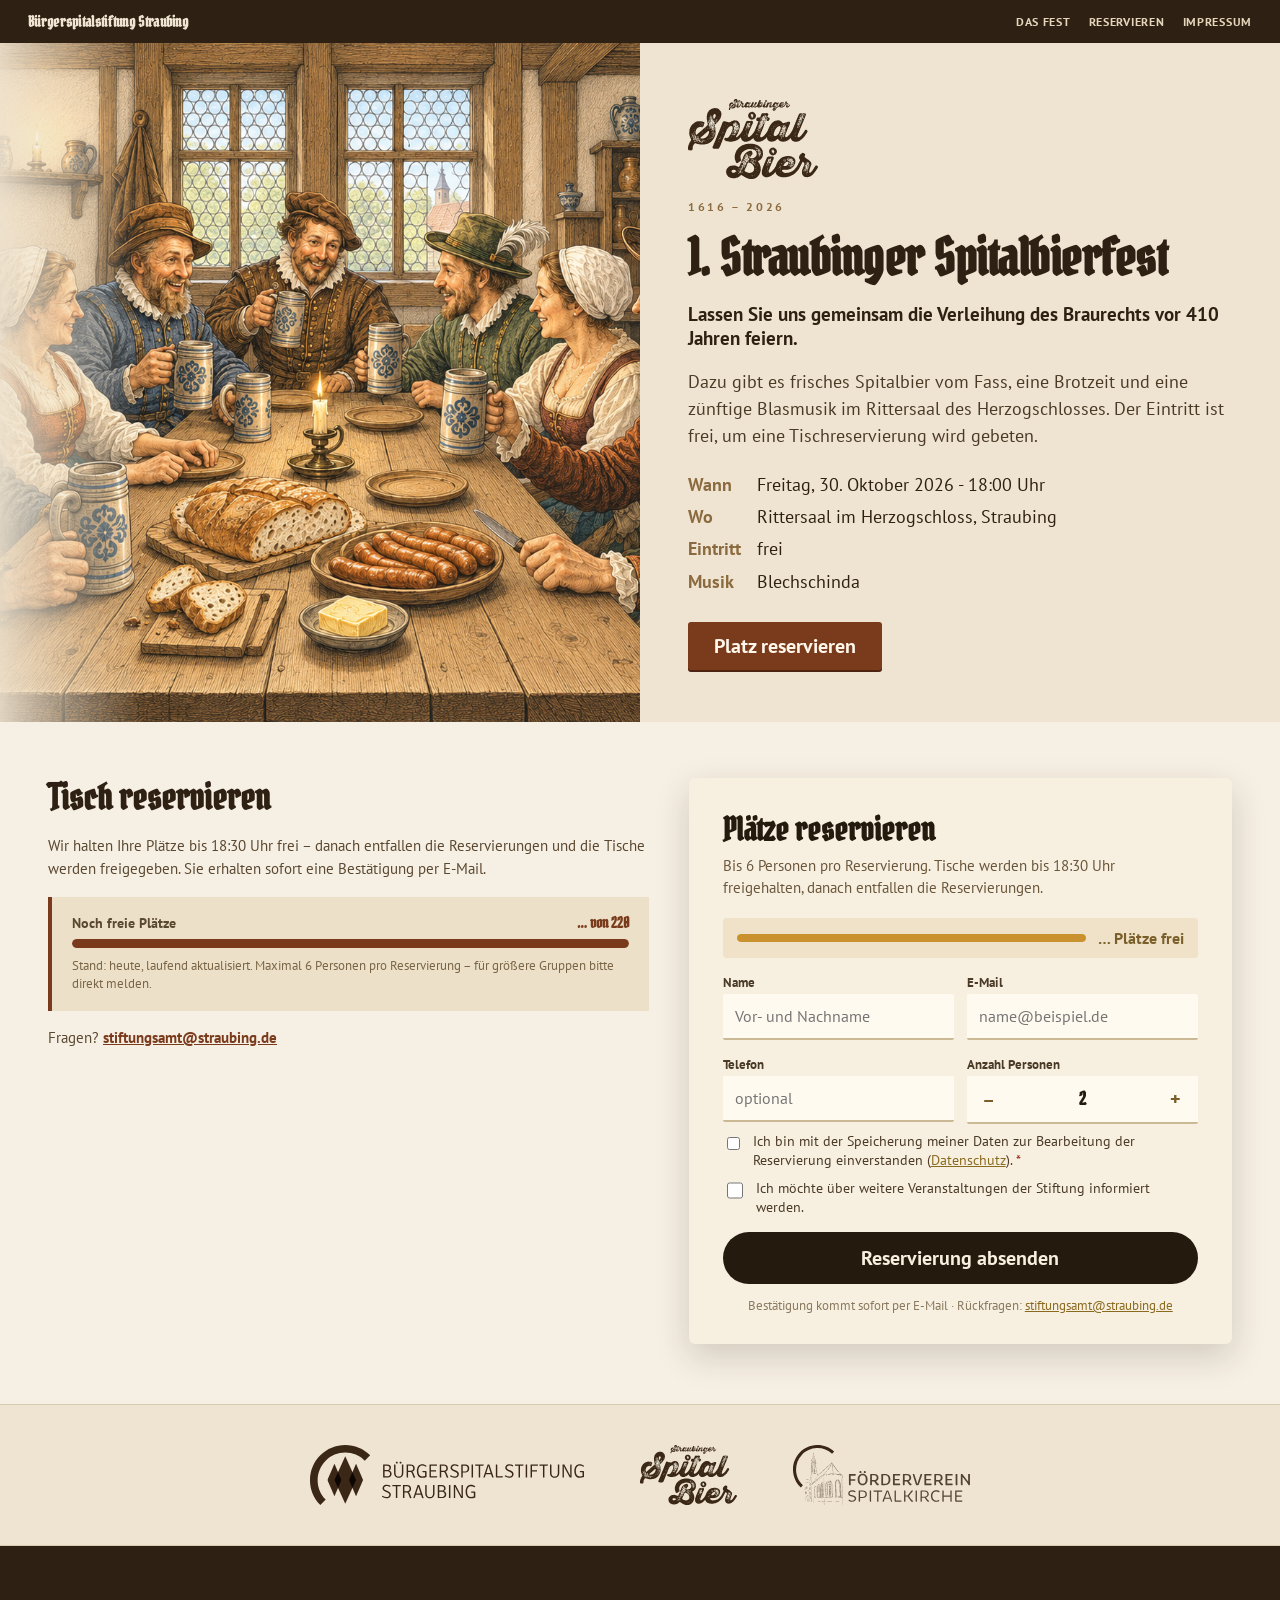
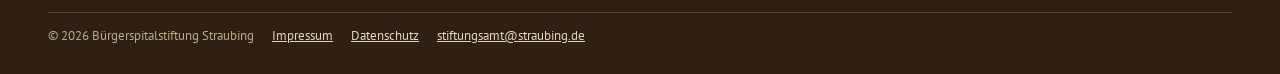
<file: index.html>
<!DOCTYPE html>
<html lang="de">
<head>
<meta charset="utf-8">
<meta name="viewport" content="width=device-width, initial-scale=1">
<title>1. Straubinger Spitalbierfest 2026 &ndash; Platz reservieren | B&uuml;rgerspitalstiftung Straubing</title>
<meta name="description" content="1. Straubinger Spitalbierfest am 30. Oktober 2026 im Rittersaal des Herzogschlosses. Eintritt frei &ndash; Pl&auml;tze bitte vorher reservieren.">
<link rel="stylesheet" href="css/styles.css">
</head>
<body>

<header class="site-header">
  <div class="site-header__brand">
    <span class="site-header__name">Bürgerspitalstiftung Straubing</span>
    <!--<span class="site-header__since">seit 1616</span>-->
  </div>
  <nav class="site-header__nav">
    <a href="index.html">Das Fest</a>
    <a href="#reservieren">Reservieren</a>
    <a href="impressum.html">Impressum</a>
  </nav>
</header>

<main>
  <section class="hero">
    <div class="hero__image">
      <img src="assets/wirtsstube.png" alt="Zeichnung: G&auml;ste in historischer Wirtsstube">
      <div class="hero__image-fade" aria-hidden="true"></div>
    </div>
    <div class="hero__text">
		<div id="logo">
			<a href="https://straubinger-spitalbier.de" title="Straubinger Spitalbier">
				<img src="assets/logo_spitalbier.svg" alt="Straubinger Spitalbier">
			</a>
		</div>
      <div class="hero__kicker">1616 &ndash; 2026</div>
      <h1>1. Straubinger Spitalbierfest</h1>
      <h3>Lassen Sie uns gemeinsam die Verleihung des Braurechts vor 410 Jahren feiern.</h3>
      <p class="hero__lead">Dazu gibt es frisches Spitalbier vom Fass, eine Brotzeit und eine zünftige Blasmusik im Rittersaal des Herzogschlosses. Der Eintritt ist frei, um eine Tischreservierung wird gebeten.</p>
      <dl class="hero__facts">
        <dt>Wann</dt><dd>Freitag, 30. Oktober 2026 - 18:00 Uhr</dd>
        <dt>Wo</dt><dd>Rittersaal im Herzogschloss, Straubing</dd>
        <dt>Eintritt</dt><dd>frei</dd>
        <dt>Musik</dt><dd>Blechschinda</dd>
      </dl>
      <a href="#reservieren" class="btn btn--primary">Platz reservieren</a>
    </div>
  </section>

  <!--<section id="fest" class="features">
    <div class="features__item">
      <h3>Bier aus der Stiftung</h3>
      <p>Seit 1616 braut die B&uuml;rgerspitalstiftung f&uuml;r ihre Pfr&uuml;ndner. Zum Jubil&auml;um wird wieder ausgeschenkt.</p>
    </div>
    <div class="features__item">
      <h3>F&uuml;r das leibliche Wohl</h3>
      <p>Brotzeit vom Brett: Bauernbrot, Bratw&uuml;rste, Butter und Radi. Bezahlung vor Ort.</p>
    </div>
    <div class="features__item">
      <h3>Blechschinda</h3>
      <p>Bayerische Blasmusik zwischen Wirtshaus und Weltmusik &ndash; ab 19:00 Uhr im Rittersaal.</p>
    </div>
  </section>-->

  <section id="reservieren" class="reservation">
    <div class="reservation__info">
      <h2>Tisch reservieren</h2>
      <p>Wir halten Ihre Pl&auml;tze bis 18:30 Uhr frei &ndash; danach entfallen die Reservierungen und die Tische werden freigegeben. Sie erhalten sofort eine Best&auml;tigung per E-Mail.</p>
      <div class="capacity-box">
        <div class="capacity-box__row">
          <span>Noch freie Pl&auml;tze</span>
          <span class="capacity-box__value"><span id="seatsLeftText">&hellip;</span> von <span id="capText">220</span></span>
        </div>
        <div class="capacity-box__track">
          <div class="capacity-box__fill" id="seatsFillOuter"></div>
        </div>
        <div class="capacity-box__note">Stand: heute, laufend aktualisiert. Maximal 6 Personen pro Reservierung &ndash; f&uuml;r gr&ouml;&szlig;ere Gruppen bitte direkt melden.</div>
      </div>
      <div class="reservation__contact">Fragen? <a href="mailto:stiftungsamt@straubing.de">stiftungsamt@straubing.de</a></div>
    </div>

    <div class="form-card">
      <div id="soldOutBanner" class="form-card__banner form-card__banner--soldout" role="alert" hidden>
        <h3>Ausreserviert</h3>
        <p>Ausreserviert? F&uuml;r spontane Besuche stehen <strong>weitere Sitzpl&auml;tze sowie Stehtische</strong> zur Verf&uuml;gung!</p>
      </div>

      <form id="reservationForm" novalidate>
        <div class="form-card__head">
          <h2>Pl&auml;tze reservieren</h2>
          <p>Bis 6 Personen pro Reservierung. Tische werden bis 18:30 Uhr freigehalten, danach entfallen die Reservierungen.</p>
        </div>

        <div class="mini-progress">
          <div class="mini-progress__track"><div class="mini-progress__fill" id="seatsFillInner"></div></div>
          <div class="mini-progress__text"><span id="seatsLeftTextInner">&hellip;</span> Pl&auml;tze frei</div>
        </div>

        <div class="form-grid">
          <label class="field">
            Name
            <input type="text" id="name" name="name" placeholder="Vor- und Nachname" autocomplete="name">
            <span class="field__error" id="err-name"></span>
          </label>
          <label class="field">
            E-Mail
            <input type="email" id="email" name="email" placeholder="name@beispiel.de" autocomplete="email">
            <span class="field__error" id="err-email"></span>
          </label>
          <label class="field">
            Telefon
            <input type="tel" id="phone" name="phone" placeholder="optional" autocomplete="tel">
          </label>
          <div class="field">
            <span id="guestsLabel">Anzahl Personen</span>
            <div class="stepper" role="group" aria-labelledby="guestsLabel">
              <button type="button" class="stepper__btn" id="guestsMinus" aria-label="weniger Personen">&ndash;</button>
              <div class="stepper__value" id="guestsValue" aria-live="polite">2</div>
              <button type="button" class="stepper__btn" id="guestsPlus" aria-label="mehr Personen">+</button>
            </div>
          </div>
        </div>

        <label class="checkbox">
          <input type="checkbox" id="dsgvo" name="dsgvo">
          <span>Ich bin mit der Speicherung meiner Daten zur Bearbeitung der Reservierung einverstanden (<a href="#recht">Datenschutz</a>). <span class="required">*</span></span>
        </label>
        <span class="field__error" id="err-dsgvo"></span>

        <label class="checkbox">
          <input type="checkbox" id="news" name="news">
          <span>Ich m&ouml;chte &uuml;ber weitere Veranstaltungen der Stiftung informiert werden.</span>
        </label>

        <div class="hp-field" aria-hidden="true">
          <label for="website">Website</label>
          <input type="text" id="website" name="website" tabindex="-1" autocomplete="off">
        </div>

        <div class="form-card__banner" id="formBanner" role="alert" hidden></div>

        <button type="submit" class="btn btn--submit">Reservierung absenden</button>
        <div class="form-card__note">Best&auml;tigung kommt sofort per E-Mail &middot; R&uuml;ckfragen: <a href="mailto:stiftungsamt@straubing.de">stiftungsamt@straubing.de</a></div>
      </form>

      <div id="confirmation" class="confirmation" hidden>
        <div class="confirmation__badge">&#10003;</div>
        <h3>Wir halten zusammen &ndash; Tisch reserviert</h3>
        <p><strong id="confirmGuests"></strong> auf den Namen <strong id="confirmName"></strong>. Die Best&auml;tigung geht an <strong id="confirmEmail"></strong>.</p>
        <div class="confirmation__code">Reservierungsnummer <strong id="confirmCode"></strong> &middot; g&uuml;ltig bis 18:30 Uhr am 30.10.2026</div>
        <button type="button" class="btn btn--reset" id="resetForm">Weitere Reservierung</button>
      </div>
    </div>
  </section>
</main>
	
	<section id="partner" class="partner">
		<div class="inner">
			<div class="partner-item">
				<a href="https://www.buergerspitalstifung-straubing.de" title="Bürgerspitalsiftung Straubing">
					<img src="assets/logo_buergerspitalstiftung.svg" alt="Burgerspitalstiftung Straubing">
				</a>
			</div>
			<div class="partner-item">
				<a href="https://straubinger-spitalbier.de" title="Straubinger Spitalbier">
					<img src="assets/logo_spitalbier.svg" alt="Straubinger Spitalbier">
				</a>
			</div>
			<div class="partner-item">
				<a href="https://www.foerderverein-straubing.de" title="Förderverein Straubing">
					<img src="assets/logo_foerderverein.svg" alt="Förderverein Straubing">
				</a>
			</div>
		</div>
	</section>

<footer id="recht" class="site-footer">
  <div class="site-footer__bar">
    <span>&copy; 2026 B&uuml;rgerspitalstiftung Straubing</span>
    <a href="impressum.html">Impressum</a>
    <a href="datenschutz.html">Datenschutz</a>
    <a href="mailto:stiftungsamt@straubing.de">stiftungsamt@straubing.de</a>
  </div>
</footer>

<script src="js/reservation.js"></script>
</body>
</html>
</file>
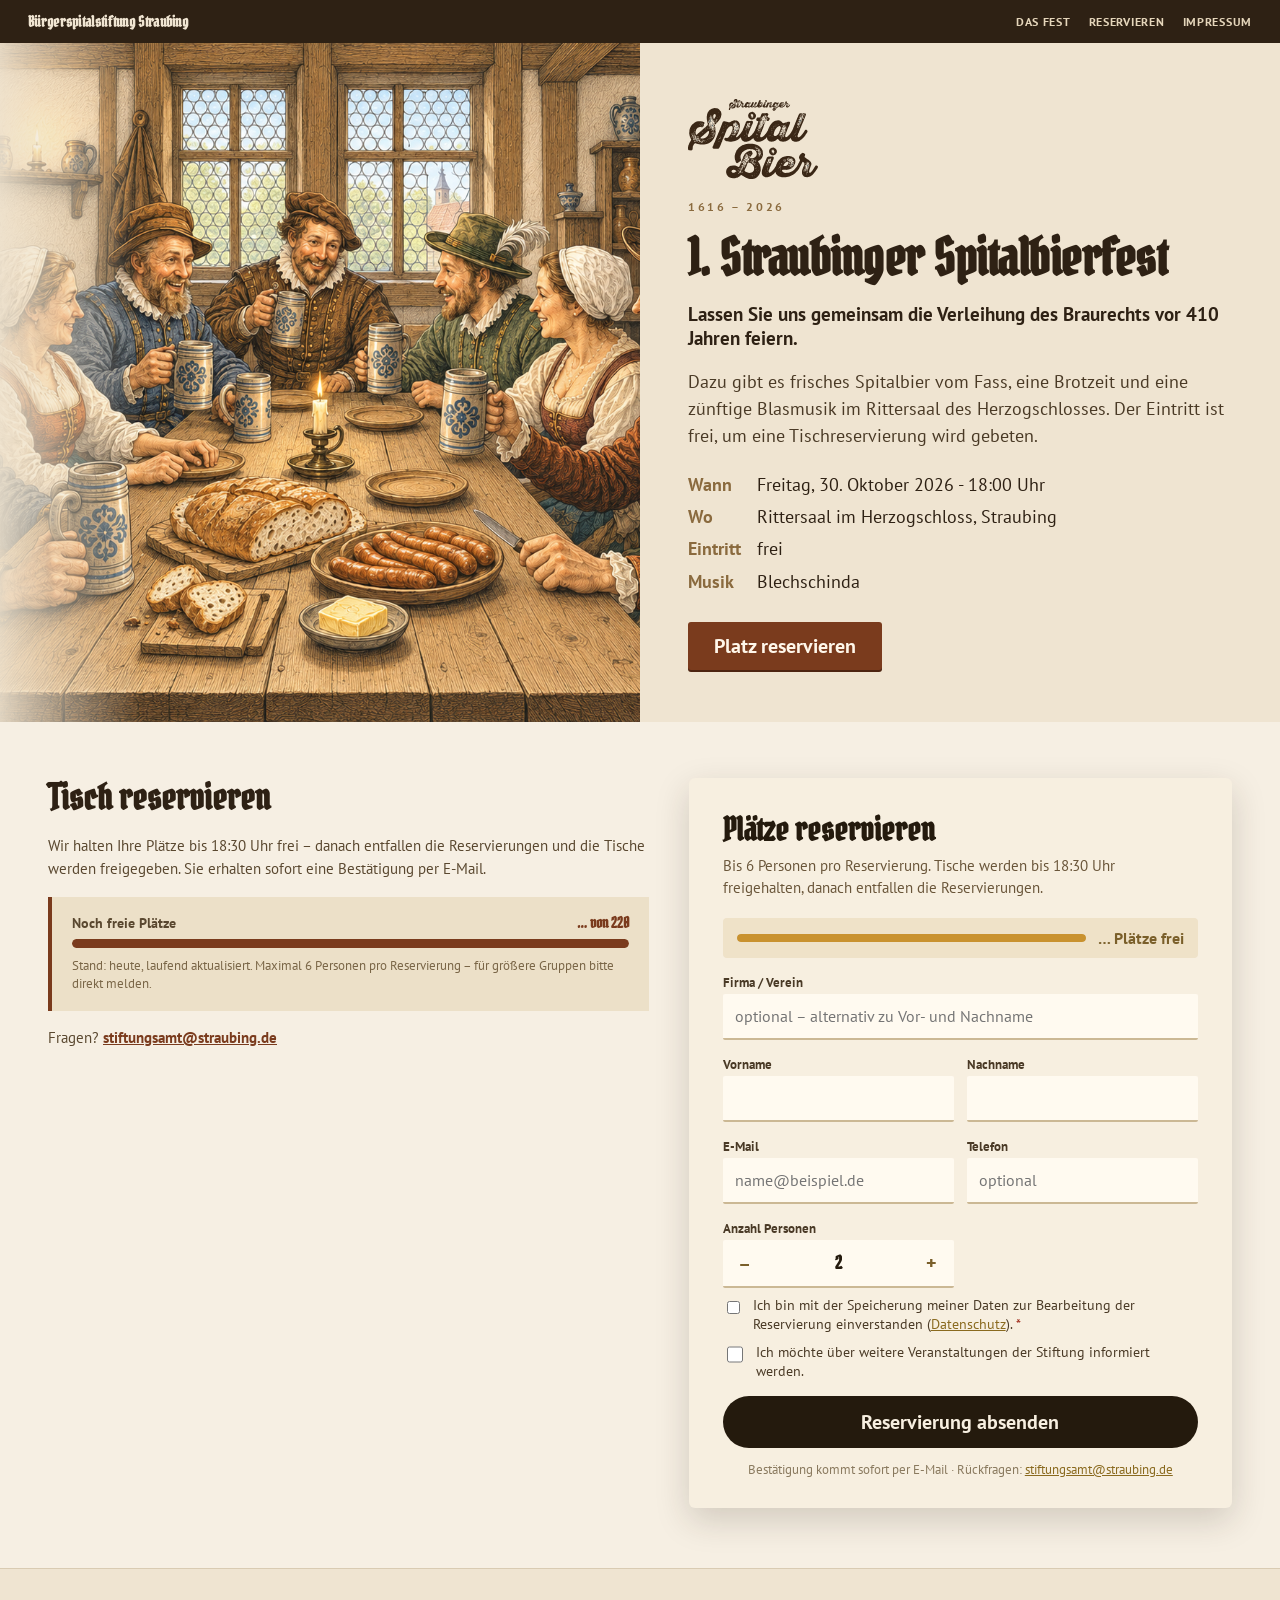
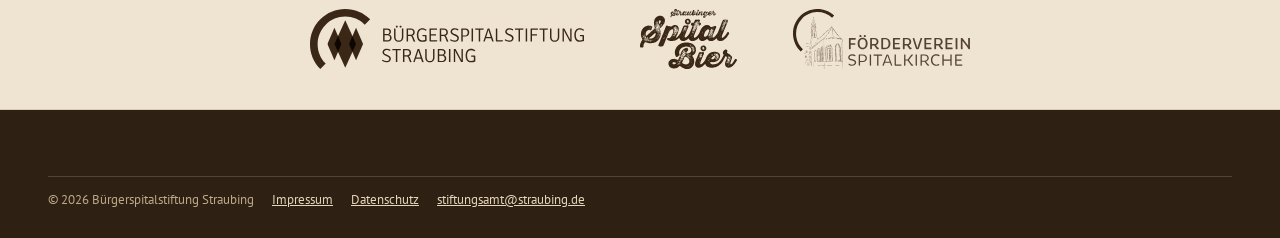
<file: public/index.html>
<!DOCTYPE html>
<html lang="de">
<head>
<meta charset="utf-8">
<meta name="viewport" content="width=device-width, initial-scale=1">
<title>1. Straubinger Spitalbierfest 2026 &ndash; Platz reservieren | B&uuml;rgerspitalstiftung Straubing</title>
<meta name="description" content="1. Straubinger Spitalbierfest am 30. Oktober 2026 im Rittersaal des Herzogschlosses. Eintritt frei &ndash; Pl&auml;tze bitte vorher reservieren.">
<link rel="stylesheet" href="css/styles.css">
</head>
<body>

<header class="site-header">
  <div class="site-header__brand">
    <span class="site-header__name">Bürgerspitalstiftung Straubing</span>
    <!--<span class="site-header__since">seit 1616</span>-->
  </div>
  <nav class="site-header__nav">
    <a href="index.html">Das Fest</a>
    <a href="#reservieren">Reservieren</a>
    <a href="impressum.html">Impressum</a>
  </nav>
</header>

<main>
  <section class="hero">
    <div class="hero__image">
      <img src="assets/wirtsstube.png" alt="Zeichnung: G&auml;ste in historischer Wirtsstube">
      <div class="hero__image-fade" aria-hidden="true"></div>
    </div>
    <div class="hero__text">
		<div id="logo">
			<a href="https://straubinger-spitalbier.de" title="Straubinger Spitalbier">
				<img src="assets/logo_spitalbier.svg" alt="Straubinger Spitalbier">
			</a>
		</div>
      <div class="hero__kicker">1616 &ndash; 2026</div>
      <h1>1. Straubinger Spitalbierfest</h1>
      <h3>Lassen Sie uns gemeinsam die Verleihung des Braurechts vor 410 Jahren feiern.</h3>
      <p class="hero__lead">Dazu gibt es frisches Spitalbier vom Fass, eine Brotzeit und eine zünftige Blasmusik im Rittersaal des Herzogschlosses. Der Eintritt ist frei, um eine Tischreservierung wird gebeten.</p>
      <dl class="hero__facts">
        <dt>Wann</dt><dd>Freitag, 30. Oktober 2026 - 18:00 Uhr</dd>
        <dt>Wo</dt><dd>Rittersaal im Herzogschloss, Straubing</dd>
        <dt>Eintritt</dt><dd>frei</dd>
        <dt>Musik</dt><dd>Blechschinda</dd>
      </dl>
      <a href="#reservieren" class="btn btn--primary">Platz reservieren</a>
    </div>
  </section>

  <!--<section id="fest" class="features">
    <div class="features__item">
      <h3>Bier aus der Stiftung</h3>
      <p>Seit 1616 braut die B&uuml;rgerspitalstiftung f&uuml;r ihre Pfr&uuml;ndner. Zum Jubil&auml;um wird wieder ausgeschenkt.</p>
    </div>
    <div class="features__item">
      <h3>F&uuml;r das leibliche Wohl</h3>
      <p>Brotzeit vom Brett: Bauernbrot, Bratw&uuml;rste, Butter und Radi. Bezahlung vor Ort.</p>
    </div>
    <div class="features__item">
      <h3>Blechschinda</h3>
      <p>Bayerische Blasmusik zwischen Wirtshaus und Weltmusik &ndash; ab 19:00 Uhr im Rittersaal.</p>
    </div>
  </section>-->

  <section id="reservieren" class="reservation">
    <div class="reservation__info">
      <h2>Tisch reservieren</h2>
      <p>Wir halten Ihre Pl&auml;tze bis 18:30 Uhr frei &ndash; danach entfallen die Reservierungen und die Tische werden freigegeben. Sie erhalten sofort eine Best&auml;tigung per E-Mail.</p>
      <div class="capacity-box">
        <div class="capacity-box__row">
          <span>Noch freie Pl&auml;tze</span>
          <span class="capacity-box__value"><span id="seatsLeftText">&hellip;</span> von <span id="capText">220</span></span>
        </div>
        <div class="capacity-box__track">
          <div class="capacity-box__fill" id="seatsFillOuter"></div>
        </div>
        <div class="capacity-box__note">Stand: heute, laufend aktualisiert. Maximal 6 Personen pro Reservierung &ndash; f&uuml;r gr&ouml;&szlig;ere Gruppen bitte direkt melden.</div>
      </div>
      <div class="reservation__contact">Fragen? <a href="mailto:stiftungsamt@straubing.de">stiftungsamt@straubing.de</a></div>
    </div>

    <div class="form-card">
      <div id="soldOutBanner" class="form-card__banner form-card__banner--soldout" role="alert" hidden>
        <h3>Ausreserviert</h3>
        <p>Ausreserviert? F&uuml;r spontane Besuche stehen <strong>weitere Sitzpl&auml;tze sowie Stehtische</strong> zur Verf&uuml;gung!</p>
      </div>

      <form id="reservationForm" novalidate>
        <div class="form-card__head">
          <h2>Pl&auml;tze reservieren</h2>
          <p>Bis 6 Personen pro Reservierung. Tische werden bis 18:30 Uhr freigehalten, danach entfallen die Reservierungen.</p>
        </div>

        <div class="mini-progress">
          <div class="mini-progress__track"><div class="mini-progress__fill" id="seatsFillInner"></div></div>
          <div class="mini-progress__text"><span id="seatsLeftTextInner">&hellip;</span> Pl&auml;tze frei</div>
        </div>

        <div class="form-grid">
          <label class="field field--wide">
            Firma / Verein
            <input type="text" id="company" name="company" placeholder="optional &ndash; alternativ zu Vor- und Nachname" autocomplete="organization">
            <span class="field__error" id="err-company"></span>
          </label>
          <label class="field">
            Vorname
            <input type="text" id="firstName" name="first_name" autocomplete="given-name">
            <span class="field__error" id="err-first-name"></span>
          </label>
          <label class="field">
            Nachname
            <input type="text" id="lastName" name="last_name" autocomplete="family-name">
            <span class="field__error" id="err-last-name"></span>
          </label>
          <label class="field">
            E-Mail
            <input type="email" id="email" name="email" placeholder="name@beispiel.de" autocomplete="email">
            <span class="field__error" id="err-email"></span>
          </label>
          <label class="field">
            Telefon
            <input type="tel" id="phone" name="phone" placeholder="optional" autocomplete="tel">
          </label>
          <div class="field">
            <span id="guestsLabel">Anzahl Personen</span>
            <div class="stepper" role="group" aria-labelledby="guestsLabel">
              <button type="button" class="stepper__btn" id="guestsMinus" aria-label="weniger Personen">&ndash;</button>
              <div class="stepper__value" id="guestsValue" aria-live="polite">2</div>
              <button type="button" class="stepper__btn" id="guestsPlus" aria-label="mehr Personen">+</button>
            </div>
          </div>
        </div>

        <label class="checkbox">
          <input type="checkbox" id="dsgvo" name="dsgvo">
          <span>Ich bin mit der Speicherung meiner Daten zur Bearbeitung der Reservierung einverstanden (<a href="#recht">Datenschutz</a>). <span class="required">*</span></span>
        </label>
        <span class="field__error" id="err-dsgvo"></span>

        <label class="checkbox">
          <input type="checkbox" id="news" name="news">
          <span>Ich m&ouml;chte &uuml;ber weitere Veranstaltungen der Stiftung informiert werden.</span>
        </label>

        <div class="hp-field" aria-hidden="true">
          <label for="website">Website</label>
          <input type="text" id="website" name="website" tabindex="-1" autocomplete="off">
        </div>

        <div class="form-card__banner" id="formBanner" role="alert" hidden></div>

        <button type="submit" class="btn btn--submit">Reservierung absenden</button>
        <div class="form-card__note">Best&auml;tigung kommt sofort per E-Mail &middot; R&uuml;ckfragen: <a href="mailto:stiftungsamt@straubing.de">stiftungsamt@straubing.de</a></div>
      </form>

      <div id="confirmation" class="confirmation" hidden>
        <div class="confirmation__badge">&#10003;</div>
        <h3>Wir halten zusammen &ndash; Tisch reserviert</h3>
        <p><strong id="confirmGuests"></strong> auf den Namen <strong id="confirmName"></strong>. Die Best&auml;tigung geht an <strong id="confirmEmail"></strong>.</p>
        <div class="confirmation__code">Reservierungsnummer <strong id="confirmCode"></strong> &middot; g&uuml;ltig bis 18:30 Uhr am 30.10.2026</div>
        <button type="button" class="btn btn--reset" id="resetForm">Weitere Reservierung</button>
      </div>
    </div>
  </section>
</main>
	
	<section id="partner" class="partner">
		<div class="inner">
			<div class="partner-item">
				<a href="https://www.buergerspitalstifung-straubing.de" title="Bürgerspitalsiftung Straubing">
					<img src="assets/logo_buergerspitalstiftung.svg" alt="Burgerspitalstiftung Straubing">
				</a>
			</div>
			<div class="partner-item">
				<a href="https://straubinger-spitalbier.de" title="Straubinger Spitalbier">
					<img src="assets/logo_spitalbier.svg" alt="Straubinger Spitalbier">
				</a>
			</div>
			<div class="partner-item">
				<a href="https://www.foerderverein-straubing.de" title="Förderverein Straubing">
					<img src="assets/logo_foerderverein.svg" alt="Förderverein Straubing">
				</a>
			</div>
		</div>
	</section>

<footer id="recht" class="site-footer">
  <div class="site-footer__bar">
    <span>&copy; 2026 B&uuml;rgerspitalstiftung Straubing</span>
    <a href="impressum.html">Impressum</a>
    <a href="datenschutz.html">Datenschutz</a>
    <a href="mailto:stiftungsamt@straubing.de">stiftungsamt@straubing.de</a>
  </div>
</footer>

<script src="js/reservation.js"></script>
</body>
</html>
</file>
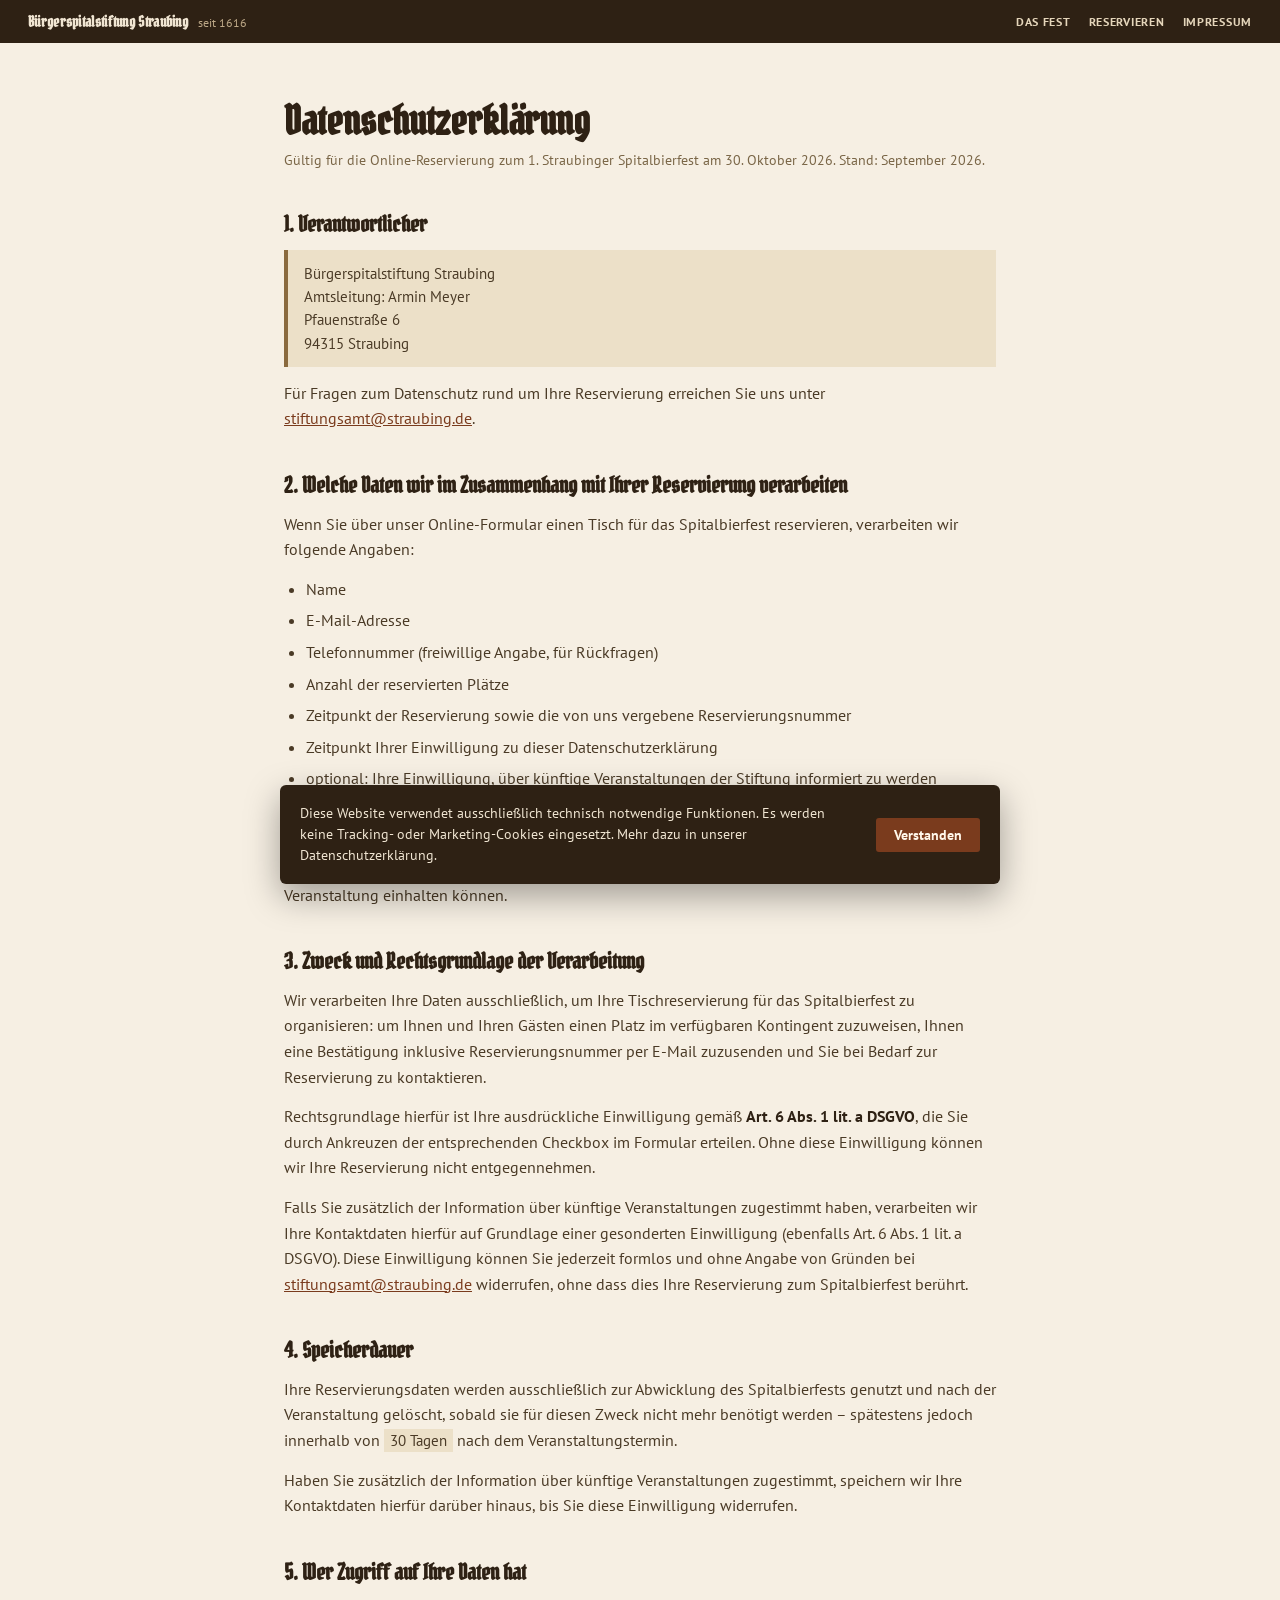
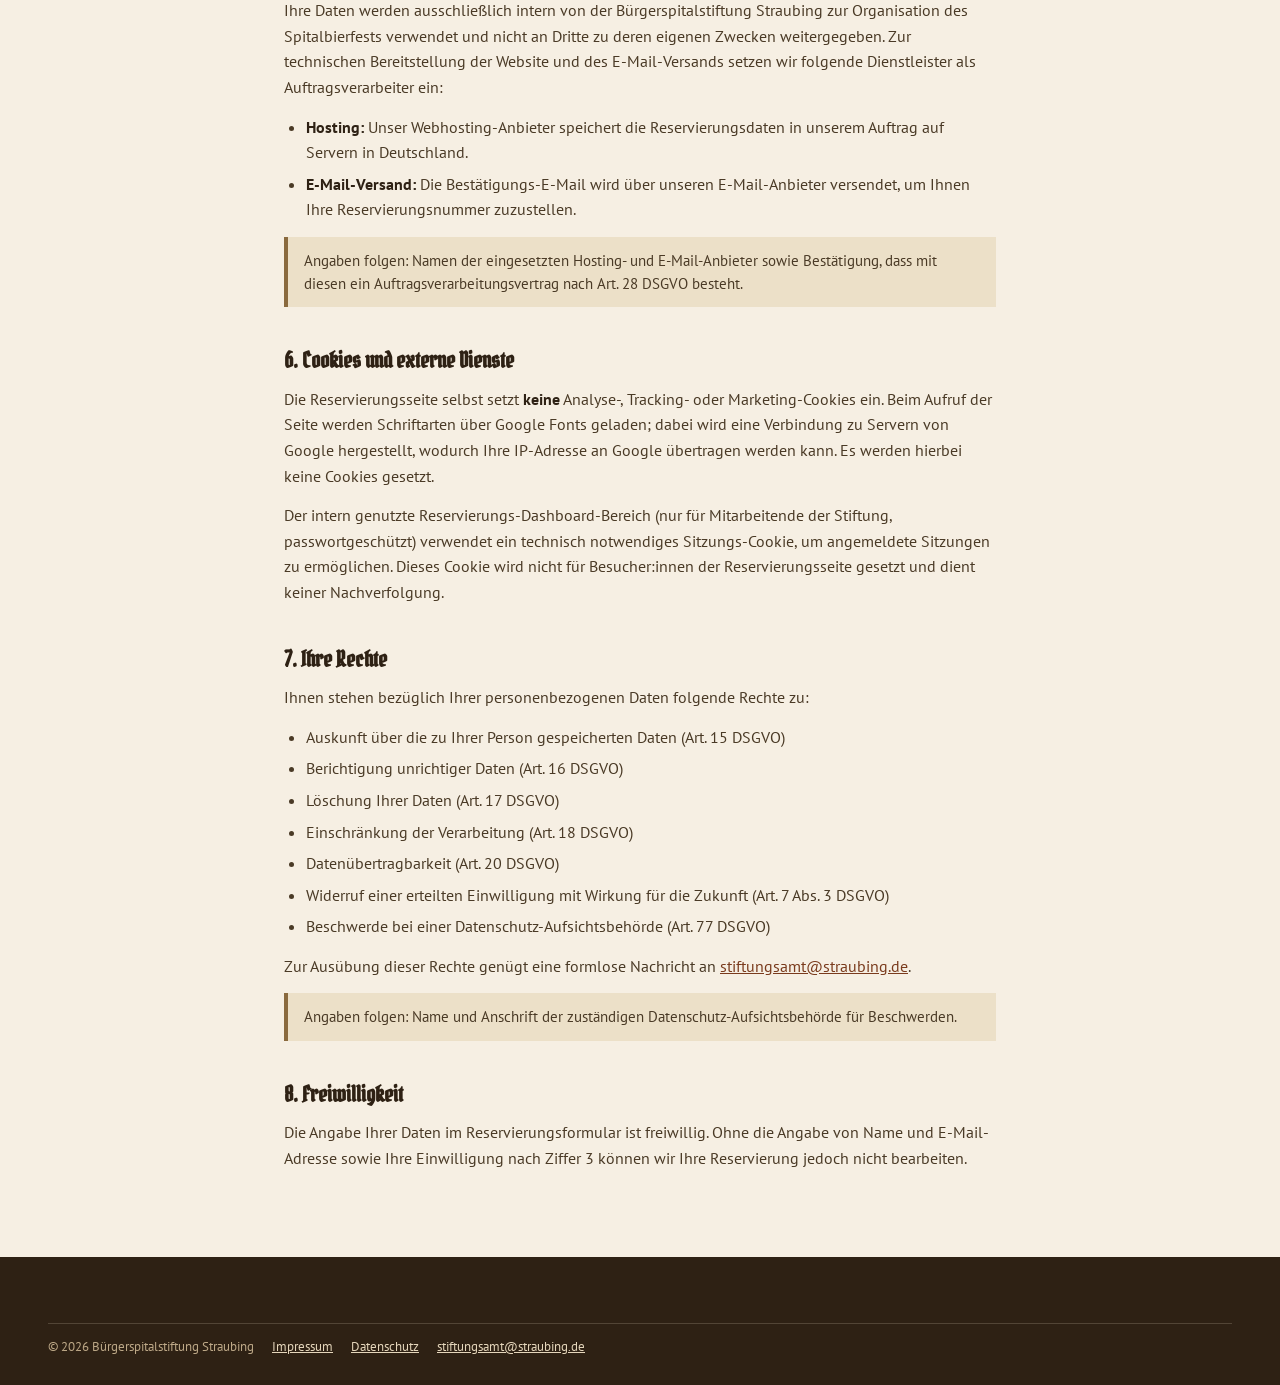
<file: datenschutz.html>
<!DOCTYPE html>
<html lang="de">
<head>
<meta charset="utf-8">
<meta name="viewport" content="width=device-width, initial-scale=1">
<title>Datenschutzerkl&auml;rung &ndash; Spitalbierfest | B&uuml;rgerspitalstiftung Straubing</title>
<meta name="robots" content="noindex, follow">
<link rel="stylesheet" href="css/styles.css">
</head>
<body>

<header class="site-header">
  <div class="site-header__brand">
    <span class="site-header__name">B&uuml;rgerspitalstiftung Straubing</span>
    <span class="site-header__since">seit 1616</span>
  </div>
  <nav class="site-header__nav">
    <a href="index.html">Das Fest</a>
    <a href="index.html#reservieren">Reservieren</a>
    <a href="impressum.html">Impressum</a>
  </nav>
</header>

<main>
<article class="legal">
  <h1>Datenschutzerkl&auml;rung</h1>
  <p class="legal__updated">G&uuml;ltig f&uuml;r die Online-Reservierung zum 1. Straubinger Spitalbierfest am 30. Oktober 2026. Stand: September 2026.</p>

  <h2>1. Verantwortlicher</h2>
  <p class="legal__placeholder">Bürgerspitalstiftung Straubing<br>Amtsleitung: Armin Meyer<br>Pfauenstraße 6<br>94315 Straubing</p>
  <p>F&uuml;r Fragen zum Datenschutz rund um Ihre Reservierung erreichen Sie uns unter <a href="mailto:stiftungsamt@straubing.de">stiftungsamt@straubing.de</a>.</p>

  <h2>2. Welche Daten wir im Zusammenhang mit Ihrer Reservierung verarbeiten</h2>
  <p>Wenn Sie &uuml;ber unser Online-Formular einen Tisch f&uuml;r das Spitalbierfest reservieren, verarbeiten wir folgende Angaben:</p>
  <ul>
    <li>Name</li>
    <li>E-Mail-Adresse</li>
    <li>Telefonnummer (freiwillige Angabe, f&uuml;r R&uuml;ckfragen)</li>
    <li>Anzahl der reservierten Pl&auml;tze</li>
    <li>Zeitpunkt der Reservierung sowie die von uns vergebene Reservierungsnummer</li>
    <li>Zeitpunkt Ihrer Einwilligung zu dieser Datenschutzerkl&auml;rung</li>
    <li>optional: Ihre Einwilligung, &uuml;ber k&uuml;nftige Veranstaltungen der Stiftung informiert zu werden (Newsletter-Interesse)</li>
  </ul>
  <p>Diese Angaben werden bei Absenden des Formulars an unseren Server &uuml;bertragen und dort in einer Datenbank gespeichert, damit wir Ihnen einen Platz zuordnen und die vor Ort geltende Kapazit&auml;t der Veranstaltung einhalten k&ouml;nnen.</p>

  <h2>3. Zweck und Rechtsgrundlage der Verarbeitung</h2>
  <p>Wir verarbeiten Ihre Daten ausschlie&szlig;lich, um Ihre Tischreservierung f&uuml;r das Spitalbierfest zu organisieren: um Ihnen und Ihren G&auml;sten einen Platz im verf&uuml;gbaren Kontingent zuzuweisen, Ihnen eine Best&auml;tigung inklusive Reservierungsnummer per E-Mail zuzusenden und Sie bei Bedarf zur Reservierung zu kontaktieren.</p>
  <p>Rechtsgrundlage hierf&uuml;r ist Ihre ausdr&uuml;ckliche Einwilligung gem&auml;&szlig; <strong>Art. 6 Abs. 1 lit. a DSGVO</strong>, die Sie durch Ankreuzen der entsprechenden Checkbox im Formular erteilen. Ohne diese Einwilligung k&ouml;nnen wir Ihre Reservierung nicht entgegennehmen.</p>
  <p>Falls Sie zus&auml;tzlich der Information &uuml;ber k&uuml;nftige Veranstaltungen zugestimmt haben, verarbeiten wir Ihre Kontaktdaten hierf&uuml;r auf Grundlage einer gesonderten Einwilligung (ebenfalls Art. 6 Abs. 1 lit. a DSGVO). Diese Einwilligung k&ouml;nnen Sie jederzeit formlos und ohne Angabe von Gr&uuml;nden bei <a href="mailto:stiftungsamt@straubing.de">stiftungsamt@straubing.de</a> widerrufen, ohne dass dies Ihre Reservierung zum Spitalbierfest ber&uuml;hrt.</p>

  <h2>4. Speicherdauer</h2>
  <p>Ihre Reservierungsdaten werden ausschlie&szlig;lich zur Abwicklung des Spitalbierfests genutzt und nach der Veranstaltung gel&ouml;scht, sobald sie f&uuml;r diesen Zweck nicht mehr ben&ouml;tigt werden &ndash; sp&auml;testens jedoch innerhalb von <span class="legal__placeholder" style="display:inline;padding:2px 6px;border-left:none">30 Tagen</span> nach dem Veranstaltungstermin.</p>
  <p>Haben Sie zus&auml;tzlich der Information &uuml;ber k&uuml;nftige Veranstaltungen zugestimmt, speichern wir Ihre Kontaktdaten hierf&uuml;r dar&uuml;ber hinaus, bis Sie diese Einwilligung widerrufen.</p>

  <h2>5. Wer Zugriff auf Ihre Daten hat</h2>
  <p>Ihre Daten werden ausschlie&szlig;lich intern von der B&uuml;rgerspitalstiftung Straubing zur Organisation des Spitalbierfests verwendet und nicht an Dritte zu deren eigenen Zwecken weitergegeben. Zur technischen Bereitstellung der Website und des E-Mail-Versands setzen wir folgende Dienstleister als Auftragsverarbeiter ein:</p>
  <ul>
    <li><strong>Hosting:</strong> Unser Webhosting-Anbieter speichert die Reservierungsdaten in unserem Auftrag auf Servern in Deutschland.</li>
    <li><strong>E-Mail-Versand:</strong> Die Best&auml;tigungs-E-Mail wird &uuml;ber unseren E-Mail-Anbieter versendet, um Ihnen Ihre Reservierungsnummer zuzustellen.</li>
  </ul>
  <p class="legal__placeholder">Angaben folgen: Namen der eingesetzten Hosting- und E-Mail-Anbieter sowie Bestätigung, dass mit diesen ein Auftragsverarbeitungsvertrag nach Art. 28 DSGVO besteht.</p>

  <h2>6. Cookies und externe Dienste</h2>
  <p>Die Reservierungsseite selbst setzt <strong>keine</strong> Analyse-, Tracking- oder Marketing-Cookies ein. Beim Aufruf der Seite werden Schriftarten &uuml;ber Google Fonts geladen; dabei wird eine Verbindung zu Servern von Google hergestellt, wodurch Ihre IP-Adresse an Google &uuml;bertragen werden kann. Es werden hierbei keine Cookies gesetzt.</p>
  <p>Der intern genutzte Reservierungs-Dashboard-Bereich (nur f&uuml;r Mitarbeitende der Stiftung, passwortgesch&uuml;tzt) verwendet ein technisch notwendiges Sitzungs-Cookie, um angemeldete Sitzungen zu erm&ouml;glichen. Dieses Cookie wird nicht f&uuml;r Besucher:innen der Reservierungsseite gesetzt und dient keiner Nachverfolgung.</p>

  <h2>7. Ihre Rechte</h2>
  <p>Ihnen stehen bez&uuml;glich Ihrer personenbezogenen Daten folgende Rechte zu:</p>
  <ul>
    <li>Auskunft &uuml;ber die zu Ihrer Person gespeicherten Daten (Art. 15 DSGVO)</li>
    <li>Berichtigung unrichtiger Daten (Art. 16 DSGVO)</li>
    <li>L&ouml;schung Ihrer Daten (Art. 17 DSGVO)</li>
    <li>Einschr&auml;nkung der Verarbeitung (Art. 18 DSGVO)</li>
    <li>Daten&uuml;bertragbarkeit (Art. 20 DSGVO)</li>
    <li>Widerruf einer erteilten Einwilligung mit Wirkung f&uuml;r die Zukunft (Art. 7 Abs. 3 DSGVO)</li>
    <li>Beschwerde bei einer Datenschutz-Aufsichtsbeh&ouml;rde (Art. 77 DSGVO)</li>
  </ul>
  <p>Zur Aus&uuml;bung dieser Rechte gen&uuml;gt eine formlose Nachricht an <a href="mailto:stiftungsamt@straubing.de">stiftungsamt@straubing.de</a>.</p>
  <p class="legal__placeholder">Angaben folgen: Name und Anschrift der zust&auml;ndigen Datenschutz-Aufsichtsbeh&ouml;rde f&uuml;r Beschwerden.</p>

  <h2>8. Freiwilligkeit</h2>
  <p>Die Angabe Ihrer Daten im Reservierungsformular ist freiwillig. Ohne die Angabe von Name und E-Mail-Adresse sowie Ihre Einwilligung nach Ziffer 3 k&ouml;nnen wir Ihre Reservierung jedoch nicht bearbeiten.</p>
</article>
</main>

<footer id="recht" class="site-footer">
  <div class="site-footer__bar">
    <span>&copy; 2026 B&uuml;rgerspitalstiftung Straubing</span>
    <a href="impressum.html">Impressum</a>
    <a href="datenschutz.html">Datenschutz</a>
    <a href="mailto:stiftungsamt@straubing.de">stiftungsamt@straubing.de</a>
  </div>
</footer>

<div class="cookie-banner" id="cookieBanner" hidden role="dialog" aria-live="polite" aria-label="Hinweis zu Cookies">
  <p>Diese Website verwendet ausschlie&szlig;lich technisch notwendige Funktionen. Es werden keine Tracking- oder Marketing-Cookies eingesetzt. Mehr dazu in unserer Datenschutzerkl&auml;rung.</p>
  <button type="button" id="cookieBannerOk">Verstanden</button>
</div>
<script>
(function () {
  var KEY = "sbf-cookie-notice-dismissed";
  var banner = document.getElementById("cookieBanner");
  try {
    if (!localStorage.getItem(KEY)) banner.hidden = false;
  } catch (e) {
    banner.hidden = false;
  }
  document.getElementById("cookieBannerOk").addEventListener("click", function () {
    banner.hidden = true;
    try { localStorage.setItem(KEY, "1"); } catch (e) {}
  });
})();
</script>
</body>
</html>
</file>
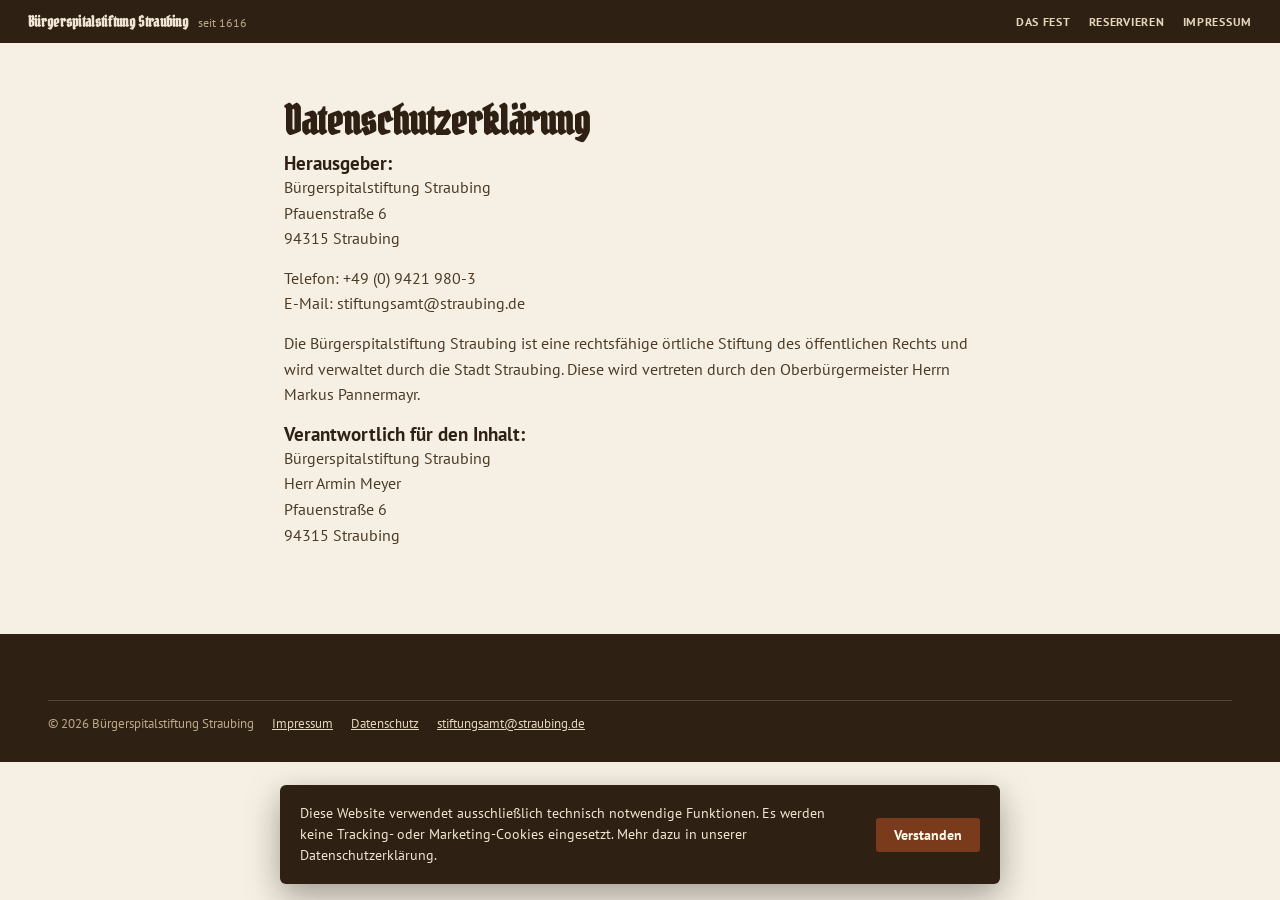
<file: impressum.html>
<!DOCTYPE html>
<html lang="de">
<head>
<meta charset="utf-8">
<meta name="viewport" content="width=device-width, initial-scale=1">
<title>Datenschutzerkl&auml;rung &ndash; Spitalbierfest | B&uuml;rgerspitalstiftung Straubing</title>
<meta name="robots" content="noindex, follow">
<link rel="stylesheet" href="css/styles.css">
</head>
<body>

<header class="site-header">
  <div class="site-header__brand">
    <span class="site-header__name">B&uuml;rgerspitalstiftung Straubing</span>
    <span class="site-header__since">seit 1616</span>
  </div>
  <nav class="site-header__nav">
    <a href="index.html">Das Fest</a>
    <a href="index.html#reservieren">Reservieren</a>
    <a href="impressum.html">Impressum</a>
  </nav>
</header>

<main>
<article class="legal">
  <h1>Datenschutzerkl&auml;rung</h1>
  <h3>Herausgeber:</h3>
	<p>Bürgerspitalstiftung Straubing<br>Pfauenstraße 6<br>94315 Straubing</p>
	<p>Telefon: +49 (0) 9421 980-3<br>E-Mail: stiftungsamt@straubing.de</p>
	<p>Die Bürgerspitalstiftung Straubing ist eine  rechtsfähige örtliche Stiftung des öffentlichen Rechts und wird verwaltet durch die Stadt Straubing. Diese wird vertreten durch den Oberbürgermeister Herrn Markus Pannermayr.</p>
	<h3>Verantwortlich für den Inhalt:</h3>
	<p>Bürgerspitalstiftung Straubing<br>Herr Armin Meyer<br>Pfauenstraße 6<br>94315 Straubing</p>
</article>
</main>

<footer id="recht" class="site-footer">
  <div class="site-footer__bar">
    <span>&copy; 2026 B&uuml;rgerspitalstiftung Straubing</span>
    <a href="impressum.html">Impressum</a>
    <a href="datenschutz.html">Datenschutz</a>
    <a href="mailto:stiftungsamt@straubing.de">stiftungsamt@straubing.de</a>
  </div>
</footer>

<div class="cookie-banner" id="cookieBanner" hidden role="dialog" aria-live="polite" aria-label="Hinweis zu Cookies">
  <p>Diese Website verwendet ausschlie&szlig;lich technisch notwendige Funktionen. Es werden keine Tracking- oder Marketing-Cookies eingesetzt. Mehr dazu in unserer Datenschutzerkl&auml;rung.</p>
  <button type="button" id="cookieBannerOk">Verstanden</button>
</div>
<script>
(function () {
  var KEY = "sbf-cookie-notice-dismissed";
  var banner = document.getElementById("cookieBanner");
  try {
    if (!localStorage.getItem(KEY)) banner.hidden = false;
  } catch (e) {
    banner.hidden = false;
  }
  document.getElementById("cookieBannerOk").addEventListener("click", function () {
    banner.hidden = true;
    try { localStorage.setItem(KEY, "1"); } catch (e) {}
  });
})();
</script>
</body>
</html>
</file>
<file: css/styles.css>
:root {
  --serif: 'Pirata One', serif;
  --sans: 'PT Sans';

  --ink: #2e2114;
  --ink-soft: #4a3a26;
  --parchment: #f6efe3;
  --parchment-dark: #efe4d1;
  --gold: #8a6a3e;
  --rust: #7a3b1d;
  --rust-hover: #8e4522;
  --rust-shadow: #4d2411;
  --cream: #fff7ea;
}

/* pirata-one-regular - latin */
@font-face {
  font-display: swap;
  font-family: 'Pirata One';
  font-style: normal;
  font-weight: 400;
  src: url('../fonts/pirata-one-v23-latin-regular.woff2') format('woff2');
}

/* cormorant-garamond-300 - latin */
@font-face {
  font-display: swap;
  font-family: 'Cormorant Garamond';
  font-style: normal;
  font-weight: 300;
  src: url('../fonts/cormorant-garamond-v21-latin-300.woff2') format('woff2');
}
/* cormorant-garamond-300italic - latin */
@font-face {
  font-display: swap;
  font-family: 'Cormorant Garamond';
  font-style: italic;
  font-weight: 300;
  src: url('../fonts/cormorant-garamond-v21-latin-300italic.woff2') format('woff2');
}
/* cormorant-garamond-regular - latin */
@font-face {
  font-display: swap;
  font-family: 'Cormorant Garamond';
  font-style: normal;
  font-weight: 400;
  src: url('../fonts/cormorant-garamond-v21-latin-regular.woff2') format('woff2');
}
/* cormorant-garamond-italic - latin */
@font-face {
  font-display: swap;
  font-family: 'Cormorant Garamond';
  font-style: italic;
  font-weight: 400;
  src: url('../fonts/cormorant-garamond-v21-latin-italic.woff2') format('woff2');
}
/* cormorant-garamond-500 - latin */
@font-face {
  font-display: swap;
  font-family: 'Cormorant Garamond';
  font-style: normal;
  font-weight: 500;
  src: url('../fonts/cormorant-garamond-v21-latin-500.woff2') format('woff2');
}
/* cormorant-garamond-500italic - latin */
@font-face {
  font-display: swap;
  font-family: 'Cormorant Garamond';
  font-style: italic;
  font-weight: 500;
  src: url('../fonts/cormorant-garamond-v21-latin-500italic.woff2') format('woff2');
}
/* cormorant-garamond-600 - latin */
@font-face {
  font-display: swap;
  font-family: 'Cormorant Garamond';
  font-style: normal;
  font-weight: 600;
  src: url('../fonts/cormorant-garamond-v21-latin-600.woff2') format('woff2');
}
/* cormorant-garamond-600italic - latin */
@font-face {
  font-display: swap;
  font-family: 'Cormorant Garamond';
  font-style: italic;
  font-weight: 600;
  src: url('../fonts/cormorant-garamond-v21-latin-600italic.woff2') format('woff2');
}
/* cormorant-garamond-700 - latin */
@font-face {
  font-display: swap;
  font-family: 'Cormorant Garamond';
  font-style: normal;
  font-weight: 700;
  src: url('../fonts/cormorant-garamond-v21-latin-700.woff2') format('woff2');
}
/* cormorant-garamond-700italic - latin */
@font-face {
  font-display: swap;
  font-family: 'Cormorant Garamond';
  font-style: italic;
  font-weight: 700;
  src: url('../fonts/cormorant-garamond-v21-latin-700italic.woff2') format('woff2');
}

/* pt-sans-regular - latin */
@font-face {
  font-display: swap; /* Check https://developer.mozilla.org/en-US/docs/Web/CSS/@font-face/font-display for other options. */
  font-family: 'PT Sans';
  font-style: normal;
  font-weight: 400;
  src: url('../fonts/pt-sans-v18-latin-regular.woff2') format('woff2'); /* Chrome 36+, Opera 23+, Firefox 39+, Safari 12+, iOS 10+ */
}
/* pt-sans-italic - latin */
@font-face {
  font-display: swap; /* Check https://developer.mozilla.org/en-US/docs/Web/CSS/@font-face/font-display for other options. */
  font-family: 'PT Sans';
  font-style: italic;
  font-weight: 400;
  src: url('../fonts/pt-sans-v18-latin-italic.woff2') format('woff2'); /* Chrome 36+, Opera 23+, Firefox 39+, Safari 12+, iOS 10+ */
}
/* pt-sans-700 - latin */
@font-face {
  font-display: swap; /* Check https://developer.mozilla.org/en-US/docs/Web/CSS/@font-face/font-display for other options. */
  font-family: 'PT Sans';
  font-style: normal;
  font-weight: 700;
  src: url('../fonts/pt-sans-v18-latin-700.woff2') format('woff2'); /* Chrome 36+, Opera 23+, Firefox 39+, Safari 12+, iOS 10+ */
}
/* pt-sans-700italic - latin */
@font-face {
  font-display: swap; /* Check https://developer.mozilla.org/en-US/docs/Web/CSS/@font-face/font-display for other options. */
  font-family: 'PT Sans';
  font-style: italic;
  font-weight: 700;
  src: url('../fonts/pt-sans-v18-latin-700italic.woff2') format('woff2'); /* Chrome 36+, Opera 23+, Firefox 39+, Safari 12+, iOS 10+ */
}

* { box-sizing: border-box; }

body {
  margin: 0;
  background: var(--parchment);
  font-family: var(--sans);
  color: var(--ink-soft);
}

a { color: var(--rust); }
a:hover { color: #3f5d7a; }

h1, h2 { font-family: var(--serif); color: var(--ink); margin: 0; }
h3, h4 { font-family: var(--sans); color: var(--ink); margin: 0; }

/* Header */
.site-header {
  display: flex;
  align-items: center;
  justify-content: space-between;
  gap: 20px;
  padding: 14px 28px;
  background: var(--ink);
  color: #f0e5d2;
}
.site-header__brand { display: flex; align-items: baseline; gap: 10px; }
.site-header__name { font: 700 15px/1 var(--serif); letter-spacing: .02em; }
.site-header__since { font: 400 12px/1 var(--sans); color: #bda887; }
.site-header__nav { display: flex; gap: 18px; }
.site-header__nav a {
  font: 600 12px/1 var(--sans);
  letter-spacing: .06em;
  text-transform: uppercase;
  color: #e5d6bb;
  text-decoration: none;
}
.site-header__nav a:hover { color: #fff; }

/* Hero */
.hero {
  display: grid;
  grid-template-columns: 1fr 1fr;
  background: var(--parchment-dark);
}
.hero__text {
  padding: 56px 48px 52px;
  display: flex;
  flex-direction: column;
  gap: 18px;
}
.hero__kicker {
  font: 600 12px/1 var(--sans);
  letter-spacing: .22em;
  text-transform: uppercase;
  color: var(--gold);
}
.hero h1 {
  font: 800 clamp(34px, 4vw, 52px)/1.02 var(--serif);
  letter-spacing: -.01em;
  text-wrap: balance;
}
.hero__lead {
  margin: 0;
  font: 400 18px/1.5 var(--sans);
  color: var(--ink-soft);
}
.hero__facts {
  margin: 6px 0 0;
  display: grid;
  grid-template-columns: auto 1fr;
  gap: 8px 16px;
  font: 400 18px/1.35 var(--sans);
  color: var(--ink);
}
.hero__facts dt { font-weight: 700; color: var(--gold); }
.hero__facts dd { margin: 0; }
.hero__image { position: relative; min-height: 420px; background: #d8c8ab; }
.hero__image img {
  position: absolute; inset: 0;
  width: 100%; height: 100%;
  object-fit: cover; object-position: 52% 50%;
}
.hero__image-fade {
  position: absolute; inset: 0;
  background: linear-gradient(90deg, rgba(239,228,209,.9) 0%, rgba(239,228,209,0) 22%);
}

#logo { }
#logo img { max-width: 130px; height:auto; }

.btn {
  display: inline-block;
  align-self: flex-start;
  text-decoration: none;
  border: 0;
  cursor: pointer;
  font: 700 20px/1 var(--sans);
}
.btn--primary {
  margin-top: 10px;
  padding: 14px 26px;
  background: var(--rust);
  color: var(--cream);
  border-radius: 3px;
  box-shadow: 0 2px 0 var(--rust-shadow);
}
.btn--primary:hover { background: var(--rust-hover); color: var(--cream); }

/* Features */
.features {
  display: grid;
  grid-template-columns: repeat(3, 1fr);
  gap: 1px;
  background: #d9cbb2;
  border-top: 1px solid #d9cbb2;
  border-bottom: 1px solid #d9cbb2;
}
.features__item { padding: 30px 32px; background: var(--parchment); }
.features__item h3 { font: 700 20px/1.2 var(--serif); margin-bottom: 6px; }
.features__item p { margin: 0; font: 400 18px/1.5 var(--sans); color: #5a4830; }

/* Reservation section */
.reservation {
  display: grid;
  grid-template-columns: 1.05fr .95fr;
  gap: 40px;
  padding: 56px 48px 60px;
  background: var(--parchment);
}
.reservation__info { display: flex; flex-direction: column; gap: 16px; }
.reservation__info h2 { font: 700 35px/1.15 var(--serif); }
.reservation__info > p { margin: 0; font: 400 15px/1.55 var(--sans); color: #5a4830; }
.reservation__contact { font: 400 15px/1.5 var(--sans); color: #5a4830; }
.reservation__contact a { font-weight: 600; }

.capacity-box {
  padding: 18px 20px;
  background: #ece0c8;
  border-left: 4px solid var(--rust);
}
.capacity-box__row {
  display: flex; justify-content: space-between; align-items: baseline;
  font: 600 14px/1 var(--sans); color: #5a4830; margin-bottom: 9px;
}
.capacity-box__value { font: 700 15px/1 var(--serif); color: var(--rust); }
.capacity-box__track {
  height: 9px; background: #d6c4a4; border-radius: 999px; overflow: hidden;
}
.capacity-box__fill { height: 100%; background: var(--rust); border-radius: 999px; }
.capacity-box__note { margin-top: 9px; font: 400 13px/1.4 var(--sans); color: #7a6647; }

/* Form card (design 1b) */
.form-card {
  background: #f7efe0;
  border-radius: 6px;
  padding: 34px 34px 30px;
  box-shadow: 0 12px 34px rgba(46,33,20,.18);
}
.form-card__head { display: flex; flex-direction: column; gap: 6px; margin-bottom: 18px; }
.form-card__head h2 { font: 700 32px/1.15 var(--serif); color: #241a0d; }
.form-card__head p { margin: 0; font: 400 15px/1.5 var(--sans); color: #6a563a; }

.mini-progress {
  display: flex; align-items: center; gap: 12px;
  padding: 12px 14px; background: #efe2c8; border-radius: 4px;
  margin-bottom: 18px;
}
.mini-progress__track { flex: 1; height: 8px; background: #dbc9a4; border-radius: 999px; overflow: hidden; }
.mini-progress__fill { height: 100%; background: #c9922f; border-radius: 999px; }
.mini-progress__text { font: 700 16px/1 var(--sans); color: #7a5f2a; white-space: nowrap; }

.form-grid {
  display: grid;
  grid-template-columns: 1fr 1fr;
  gap: 13px;
  margin-bottom: 4px;
}
.field {
  display: flex; flex-direction: column; gap: 5px;
  font: 600 13px/1 var(--sans); color: var(--ink-soft);
}
.field input[type="text"],
.field input[type="email"],
.field input[type="tel"] {
  font: 400 16px/1 var(--sans);
  padding: 12px;
  border: 0;
  border-bottom: 2px solid #cbb894;
  border-radius: 2px;
  background: #fffaf0;
  color: #241a0d;
}
.field input:focus {
  outline: none;
  border-bottom-color: #c9922f;
}
.field__error {
  font: 400 12.5px/1.3 var(--sans);
  color: #a02c1c;
  min-height: 0;
}

.stepper {
  display: flex; align-items: center;
  background: #fffaf0; border-bottom: 2px solid #cbb894; border-radius: 2px;
}
.stepper__btn {
  width: 44px; height: 46px; border: 0; background: transparent;
  color: #7a5f2a; font: 700 20px/1 var(--sans); cursor: pointer;
}
.stepper__value { flex: 1; text-align: center; font: 700 18px/1 var(--serif); color: #241a0d; }

.checkbox {
  display: flex; gap: 10px; align-items: flex-start;
  font: 400 13.5px/1.45 var(--sans); color: var(--ink-soft);
  margin-top: 8px;
}
.checkbox input { margin-top: 3px; width: 17px; height: 17px; accent-color: #c9922f; }
.checkbox a { color: #8a6a1f; }
.required { color: #a02c1c; }

.btn--submit {
  display: block;
  width: 100%;
  margin-top: 14px;
  padding: 16px 20px;
  background: #241a0d;
  color: #f7efe0;
  border-radius: 999px;
}
.btn--submit:hover { background: #3a2a14; }

.form-card__note {
  text-align: center;
  margin-top: 12px;
  font: 400 12.5px/1.45 var(--sans);
  color: #8a7a5f;
}
.form-card__note a { color: #8a6a1f; }

/* Honeypot: off-screen, but not display:none — some bots skip hidden fields
   only when they check computed visibility, this dodges both kinds. */
.hp-field {
  position: absolute;
  left: -9999px;
  top: -9999px;
  width: 1px;
  height: 1px;
  overflow: hidden;
}

.form-card__banner {
  margin-top: 4px;
  padding: 12px 14px;
  background: #f6dede;
  border: 1px solid #e0a9a0;
  border-radius: 4px;
  font: 400 13.5px/1.4 var(--sans);
  color: #7a2418;
}
.form-card__banner[hidden] { display: none; }
.form-card__banner--soldout {
  margin-top: 0;
  padding: 18px 20px;
}
.form-card__banner--soldout h3 {
  margin: 0 0 8px;
  font: 700 18px/1.3 var(--serif, var(--sans));
  color: #7a2418;
}
.form-card__banner--soldout p {
  margin: 0;
  font-size: 14.5px;
  line-height: 1.5;
}

/* Confirmation */
.confirmation {
  display: flex; flex-direction: column; align-items: center; gap: 14px;
  text-align: center; padding: 14px 0;
}
.confirmation[hidden] { display: none; }
.confirmation__badge {
  width: 52px; height: 52px; border-radius: 50%;
  background: #c9922f; color: #241703;
  display: flex; align-items: center; justify-content: center;
  font: 700 26px/1 var(--serif);
}
.confirmation h3 { font: 700 26px/1.18 var(--serif); color: #241a0d; }
.confirmation p { margin: 0; max-width: 38ch; font: 400 15.5px/1.55 var(--sans); color: #6a563a; }
.confirmation__code {
  width: 100%; padding: 14px 16px; background: #efe2c8; border-radius: 4px;
  font: 400 14px/1.5 var(--sans); color: #6a563a;
}
.btn--reset {
  padding: 11px 20px; background: transparent; color: #7a5f2a;
  font: 600 14px/1 var(--sans); border: 1px solid #cbb894; border-radius: 999px;
}
.btn--reset:hover { background: rgba(0,0,0,.03); }

/* Partner logos */
.partner {
  background: var(--parchment-dark);
  border-top: 1px solid #d9cbb2;
  border-bottom: 1px solid #d9cbb2;
  padding: 40px 24px;
}
.partner .inner {
  max-width: 1160px;
  margin: 0 auto;
  display: flex;
  flex-wrap: wrap;
  align-items: center;
  justify-content: center;
  gap: 56px;
}
.partner-item a { display: flex; align-items: center; }
.partner-item img {
  height: 60px;
  width: auto;
  display: block;
}

/* Footer */
.site-footer { padding: 40px 48px 32px; background: var(--ink); color: #d9c9ac; }
.site-footer__grid { display: grid; grid-template-columns: 1fr 1fr; gap: 30px; }
.site-footer h4 { font: 700 16px/1.2 var(--serif); color: #f0e5d2; margin-bottom: 8px; }
.site-footer p { margin: 0; font: 400 14px/1.6 var(--sans); }
.site-footer__bar {
  margin-top: 26px; padding-top: 16px;
  border-top: 1px solid rgba(240,229,210,.18);
  display: flex; flex-wrap: wrap; gap: 18px;
  font: 400 13px/1 var(--sans); color: #bda887;
}
.site-footer__bar a { color: #e5d6bb; }

/* Cookie banner */
.cookie-banner {
  position: fixed;
  left: 16px;
  right: 16px;
  bottom: 16px;
  z-index: 1000;
  max-width: 720px;
  margin: 0 auto;
  background: var(--ink);
  color: #f0e5d2;
  border-radius: 6px;
  padding: 18px 20px;
  display: flex;
  flex-wrap: wrap;
  align-items: center;
  gap: 16px;
  box-shadow: 0 12px 34px rgba(0, 0, 0, .35);
  font: 400 14px/1.5 var(--sans);
}
.cookie-banner[hidden] { display: none; }
.cookie-banner p { margin: 0; flex: 1 1 320px; }
.cookie-banner a { color: #e5d6bb; }
.cookie-banner button {
  flex: none;
  padding: 10px 18px;
  background: var(--rust);
  color: var(--cream);
  border: 0;
  border-radius: 3px;
  font: 700 14px/1 var(--sans);
  cursor: pointer;
}
.cookie-banner button:hover { background: var(--rust-hover); }

/* Long-form legal text (Datenschutzerklärung) */
.legal {
  max-width: 760px;
  margin: 0 auto;
  padding: 56px 24px 72px;
}
.legal h1 { font: 800 clamp(28px, 4vw, 40px)/1.1 var(--serif); margin: 0 0 8px; }
.legal .legal__updated { margin: 0 0 40px; font: 400 14px/1.4 var(--sans); color: #7a6647; }
.legal h2 { font: 700 22px/1.25 var(--serif); margin: 40px 0 12px; }
.legal h2:first-of-type { margin-top: 0; }
.legal p { margin: 0 0 14px; font: 400 16px/1.6 var(--sans); color: var(--ink-soft); }
.legal ul { margin: 0 0 14px; padding-left: 22px; font: 400 16px/1.6 var(--sans); color: var(--ink-soft); }
.legal li { margin-bottom: 6px; }
.legal strong { color: var(--ink); }
.legal .legal__placeholder {
  background: #ece0c8;
  border-left: 4px solid var(--gold);
  padding: 12px 16px;
  font-size: 14.5px;
}

@media (max-width: 880px) {
  .hero { grid-template-columns: 1fr; }
  .hero__image { min-height: 280px; }
  .features { grid-template-columns: 1fr; }
  .reservation { grid-template-columns: 1fr; padding: 40px 24px 48px; }
  .form-grid { grid-template-columns: 1fr; }
  .site-footer__grid { grid-template-columns: 1fr; }
  .site-header { padding: 14px 20px; flex-wrap: wrap; }
}
</file>
<file: public/css/styles.css>
:root {
  --serif: 'Pirata One', serif;
  --sans: 'PT Sans';

  --ink: #2e2114;
  --ink-soft: #4a3a26;
  --parchment: #f6efe3;
  --parchment-dark: #efe4d1;
  --gold: #8a6a3e;
  --rust: #7a3b1d;
  --rust-hover: #8e4522;
  --rust-shadow: #4d2411;
  --cream: #fff7ea;
}

/* pirata-one-regular - latin */
@font-face {
  font-display: swap;
  font-family: 'Pirata One';
  font-style: normal;
  font-weight: 400;
  src: url('../fonts/pirata-one-v23-latin-regular.woff2') format('woff2');
}

/* cormorant-garamond-300 - latin */
@font-face {
  font-display: swap;
  font-family: 'Cormorant Garamond';
  font-style: normal;
  font-weight: 300;
  src: url('../fonts/cormorant-garamond-v21-latin-300.woff2') format('woff2');
}
/* cormorant-garamond-300italic - latin */
@font-face {
  font-display: swap;
  font-family: 'Cormorant Garamond';
  font-style: italic;
  font-weight: 300;
  src: url('../fonts/cormorant-garamond-v21-latin-300italic.woff2') format('woff2');
}
/* cormorant-garamond-regular - latin */
@font-face {
  font-display: swap;
  font-family: 'Cormorant Garamond';
  font-style: normal;
  font-weight: 400;
  src: url('../fonts/cormorant-garamond-v21-latin-regular.woff2') format('woff2');
}
/* cormorant-garamond-italic - latin */
@font-face {
  font-display: swap;
  font-family: 'Cormorant Garamond';
  font-style: italic;
  font-weight: 400;
  src: url('../fonts/cormorant-garamond-v21-latin-italic.woff2') format('woff2');
}
/* cormorant-garamond-500 - latin */
@font-face {
  font-display: swap;
  font-family: 'Cormorant Garamond';
  font-style: normal;
  font-weight: 500;
  src: url('../fonts/cormorant-garamond-v21-latin-500.woff2') format('woff2');
}
/* cormorant-garamond-500italic - latin */
@font-face {
  font-display: swap;
  font-family: 'Cormorant Garamond';
  font-style: italic;
  font-weight: 500;
  src: url('../fonts/cormorant-garamond-v21-latin-500italic.woff2') format('woff2');
}
/* cormorant-garamond-600 - latin */
@font-face {
  font-display: swap;
  font-family: 'Cormorant Garamond';
  font-style: normal;
  font-weight: 600;
  src: url('../fonts/cormorant-garamond-v21-latin-600.woff2') format('woff2');
}
/* cormorant-garamond-600italic - latin */
@font-face {
  font-display: swap;
  font-family: 'Cormorant Garamond';
  font-style: italic;
  font-weight: 600;
  src: url('../fonts/cormorant-garamond-v21-latin-600italic.woff2') format('woff2');
}
/* cormorant-garamond-700 - latin */
@font-face {
  font-display: swap;
  font-family: 'Cormorant Garamond';
  font-style: normal;
  font-weight: 700;
  src: url('../fonts/cormorant-garamond-v21-latin-700.woff2') format('woff2');
}
/* cormorant-garamond-700italic - latin */
@font-face {
  font-display: swap;
  font-family: 'Cormorant Garamond';
  font-style: italic;
  font-weight: 700;
  src: url('../fonts/cormorant-garamond-v21-latin-700italic.woff2') format('woff2');
}

/* pt-sans-regular - latin */
@font-face {
  font-display: swap; /* Check https://developer.mozilla.org/en-US/docs/Web/CSS/@font-face/font-display for other options. */
  font-family: 'PT Sans';
  font-style: normal;
  font-weight: 400;
  src: url('../fonts/pt-sans-v18-latin-regular.woff2') format('woff2'); /* Chrome 36+, Opera 23+, Firefox 39+, Safari 12+, iOS 10+ */
}
/* pt-sans-italic - latin */
@font-face {
  font-display: swap; /* Check https://developer.mozilla.org/en-US/docs/Web/CSS/@font-face/font-display for other options. */
  font-family: 'PT Sans';
  font-style: italic;
  font-weight: 400;
  src: url('../fonts/pt-sans-v18-latin-italic.woff2') format('woff2'); /* Chrome 36+, Opera 23+, Firefox 39+, Safari 12+, iOS 10+ */
}
/* pt-sans-700 - latin */
@font-face {
  font-display: swap; /* Check https://developer.mozilla.org/en-US/docs/Web/CSS/@font-face/font-display for other options. */
  font-family: 'PT Sans';
  font-style: normal;
  font-weight: 700;
  src: url('../fonts/pt-sans-v18-latin-700.woff2') format('woff2'); /* Chrome 36+, Opera 23+, Firefox 39+, Safari 12+, iOS 10+ */
}
/* pt-sans-700italic - latin */
@font-face {
  font-display: swap; /* Check https://developer.mozilla.org/en-US/docs/Web/CSS/@font-face/font-display for other options. */
  font-family: 'PT Sans';
  font-style: italic;
  font-weight: 700;
  src: url('../fonts/pt-sans-v18-latin-700italic.woff2') format('woff2'); /* Chrome 36+, Opera 23+, Firefox 39+, Safari 12+, iOS 10+ */
}

* { box-sizing: border-box; }

body {
  margin: 0;
  background: var(--parchment);
  font-family: var(--sans);
  color: var(--ink-soft);
}

a { color: var(--rust); }
a:hover { color: #3f5d7a; }

h1, h2 { font-family: var(--serif); color: var(--ink); margin: 0; }
h3, h4 { font-family: var(--sans); color: var(--ink); margin: 0; }

/* Header */
.site-header {
  display: flex;
  align-items: center;
  justify-content: space-between;
  gap: 20px;
  padding: 14px 28px;
  background: var(--ink);
  color: #f0e5d2;
}
.site-header__brand { display: flex; align-items: baseline; gap: 10px; }
.site-header__name { font: 700 15px/1 var(--serif); letter-spacing: .02em; }
.site-header__since { font: 400 12px/1 var(--sans); color: #bda887; }
.site-header__nav { display: flex; gap: 18px; }
.site-header__nav a {
  font: 600 12px/1 var(--sans);
  letter-spacing: .06em;
  text-transform: uppercase;
  color: #e5d6bb;
  text-decoration: none;
}
.site-header__nav a:hover { color: #fff; }

/* Hero */
.hero {
  display: grid;
  grid-template-columns: 1fr 1fr;
  background: var(--parchment-dark);
}
.hero__text {
  padding: 56px 48px 52px;
  display: flex;
  flex-direction: column;
  gap: 18px;
}
.hero__kicker {
  font: 600 12px/1 var(--sans);
  letter-spacing: .22em;
  text-transform: uppercase;
  color: var(--gold);
}
.hero h1 {
  font: 800 clamp(34px, 4vw, 52px)/1.02 var(--serif);
  letter-spacing: -.01em;
  text-wrap: balance;
}
.hero__lead {
  margin: 0;
  font: 400 18px/1.5 var(--sans);
  color: var(--ink-soft);
}
.hero__facts {
  margin: 6px 0 0;
  display: grid;
  grid-template-columns: auto 1fr;
  gap: 8px 16px;
  font: 400 18px/1.35 var(--sans);
  color: var(--ink);
}
.hero__facts dt { font-weight: 700; color: var(--gold); }
.hero__facts dd { margin: 0; }
.hero__image { position: relative; min-height: 420px; background: #d8c8ab; }
.hero__image img {
  position: absolute; inset: 0;
  width: 100%; height: 100%;
  object-fit: cover; object-position: 52% 50%;
}
.hero__image-fade {
  position: absolute; inset: 0;
  background: linear-gradient(90deg, rgba(239,228,209,.9) 0%, rgba(239,228,209,0) 22%);
}

#logo { }
#logo img { max-width: 130px; height:auto; }

.btn {
  display: inline-block;
  align-self: flex-start;
  text-decoration: none;
  border: 0;
  cursor: pointer;
  font: 700 20px/1 var(--sans);
}
.btn--primary {
  margin-top: 10px;
  padding: 14px 26px;
  background: var(--rust);
  color: var(--cream);
  border-radius: 3px;
  box-shadow: 0 2px 0 var(--rust-shadow);
}
.btn--primary:hover { background: var(--rust-hover); color: var(--cream); }

/* Features */
.features {
  display: grid;
  grid-template-columns: repeat(3, 1fr);
  gap: 1px;
  background: #d9cbb2;
  border-top: 1px solid #d9cbb2;
  border-bottom: 1px solid #d9cbb2;
}
.features__item { padding: 30px 32px; background: var(--parchment); }
.features__item h3 { font: 700 20px/1.2 var(--serif); margin-bottom: 6px; }
.features__item p { margin: 0; font: 400 18px/1.5 var(--sans); color: #5a4830; }

/* Reservation section */
.reservation {
  display: grid;
  grid-template-columns: 1.05fr .95fr;
  gap: 40px;
  padding: 56px 48px 60px;
  background: var(--parchment);
}
.reservation__info { display: flex; flex-direction: column; gap: 16px; }
.reservation__info h2 { font: 700 35px/1.15 var(--serif); }
.reservation__info > p { margin: 0; font: 400 15px/1.55 var(--sans); color: #5a4830; }
.reservation__contact { font: 400 15px/1.5 var(--sans); color: #5a4830; }
.reservation__contact a { font-weight: 600; }

.capacity-box {
  padding: 18px 20px;
  background: #ece0c8;
  border-left: 4px solid var(--rust);
}
.capacity-box__row {
  display: flex; justify-content: space-between; align-items: baseline;
  font: 600 14px/1 var(--sans); color: #5a4830; margin-bottom: 9px;
}
.capacity-box__value { font: 700 15px/1 var(--serif); color: var(--rust); }
.capacity-box__track {
  height: 9px; background: #d6c4a4; border-radius: 999px; overflow: hidden;
}
.capacity-box__fill { height: 100%; background: var(--rust); border-radius: 999px; }
.capacity-box__note { margin-top: 9px; font: 400 13px/1.4 var(--sans); color: #7a6647; }

/* Form card (design 1b) */
.form-card {
  background: #f7efe0;
  border-radius: 6px;
  padding: 34px 34px 30px;
  box-shadow: 0 12px 34px rgba(46,33,20,.18);
}
.form-card__head { display: flex; flex-direction: column; gap: 6px; margin-bottom: 18px; }
.form-card__head h2 { font: 700 32px/1.15 var(--serif); color: #241a0d; }
.form-card__head p { margin: 0; font: 400 15px/1.5 var(--sans); color: #6a563a; }

.mini-progress {
  display: flex; align-items: center; gap: 12px;
  padding: 12px 14px; background: #efe2c8; border-radius: 4px;
  margin-bottom: 18px;
}
.mini-progress__track { flex: 1; height: 8px; background: #dbc9a4; border-radius: 999px; overflow: hidden; }
.mini-progress__fill { height: 100%; background: #c9922f; border-radius: 999px; }
.mini-progress__text { font: 700 16px/1 var(--sans); color: #7a5f2a; white-space: nowrap; }

.form-grid {
  display: grid;
  grid-template-columns: 1fr 1fr;
  gap: 13px;
  margin-bottom: 4px;
}
.field--wide { grid-column: 1 / -1; }
.field {
  display: flex; flex-direction: column; gap: 5px;
  font: 600 13px/1 var(--sans); color: var(--ink-soft);
}
.field input[type="text"],
.field input[type="email"],
.field input[type="tel"] {
  font: 400 16px/1 var(--sans);
  padding: 12px;
  border: 0;
  border-bottom: 2px solid #cbb894;
  border-radius: 2px;
  background: #fffaf0;
  color: #241a0d;
}
.field input:focus {
  outline: none;
  border-bottom-color: #c9922f;
}
.field__error {
  font: 400 12.5px/1.3 var(--sans);
  color: #a02c1c;
  min-height: 0;
}

.stepper {
  display: flex; align-items: center;
  background: #fffaf0; border-bottom: 2px solid #cbb894; border-radius: 2px;
}
.stepper__btn {
  width: 44px; height: 46px; border: 0; background: transparent;
  color: #7a5f2a; font: 700 20px/1 var(--sans); cursor: pointer;
}
.stepper__value { flex: 1; text-align: center; font: 700 18px/1 var(--serif); color: #241a0d; }

.checkbox {
  display: flex; gap: 10px; align-items: flex-start;
  font: 400 13.5px/1.45 var(--sans); color: var(--ink-soft);
  margin-top: 8px;
}
.checkbox input { margin-top: 3px; width: 17px; height: 17px; accent-color: #c9922f; }
.checkbox a { color: #8a6a1f; }
.required { color: #a02c1c; }

.btn--submit {
  display: block;
  width: 100%;
  margin-top: 14px;
  padding: 16px 20px;
  background: #241a0d;
  color: #f7efe0;
  border-radius: 999px;
}
.btn--submit:hover { background: #3a2a14; }

.form-card__note {
  text-align: center;
  margin-top: 12px;
  font: 400 12.5px/1.45 var(--sans);
  color: #8a7a5f;
}
.form-card__note a { color: #8a6a1f; }

/* Honeypot: off-screen, but not display:none — some bots skip hidden fields
   only when they check computed visibility, this dodges both kinds. */
.hp-field {
  position: absolute;
  left: -9999px;
  top: -9999px;
  width: 1px;
  height: 1px;
  overflow: hidden;
}

.form-card__banner {
  margin-top: 4px;
  padding: 12px 14px;
  background: #f6dede;
  border: 1px solid #e0a9a0;
  border-radius: 4px;
  font: 400 13.5px/1.4 var(--sans);
  color: #7a2418;
}
.form-card__banner[hidden] { display: none; }
.form-card__banner--soldout {
  margin-top: 0;
  padding: 18px 20px;
}
.form-card__banner--soldout h3 {
  margin: 0 0 8px;
  font: 700 18px/1.3 var(--serif, var(--sans));
  color: #7a2418;
}
.form-card__banner--soldout p {
  margin: 0;
  font-size: 14.5px;
  line-height: 1.5;
}

/* Confirmation */
.confirmation {
  display: flex; flex-direction: column; align-items: center; gap: 14px;
  text-align: center; padding: 14px 0;
}
.confirmation[hidden] { display: none; }
.confirmation__badge {
  width: 52px; height: 52px; border-radius: 50%;
  background: #c9922f; color: #241703;
  display: flex; align-items: center; justify-content: center;
  font: 700 26px/1 var(--serif);
}
.confirmation h3 { font: 700 26px/1.18 var(--serif); color: #241a0d; }
.confirmation p { margin: 0; max-width: 38ch; font: 400 15.5px/1.55 var(--sans); color: #6a563a; }
.confirmation__code {
  width: 100%; padding: 14px 16px; background: #efe2c8; border-radius: 4px;
  font: 400 14px/1.5 var(--sans); color: #6a563a;
}
.btn--reset {
  padding: 11px 20px; background: transparent; color: #7a5f2a;
  font: 600 14px/1 var(--sans); border: 1px solid #cbb894; border-radius: 999px;
}
.btn--reset:hover { background: rgba(0,0,0,.03); }

/* Partner logos */
.partner {
  background: var(--parchment-dark);
  border-top: 1px solid #d9cbb2;
  border-bottom: 1px solid #d9cbb2;
  padding: 40px 24px;
}
.partner .inner {
  max-width: 1160px;
  margin: 0 auto;
  display: flex;
  flex-wrap: wrap;
  align-items: center;
  justify-content: center;
  gap: 56px;
}
.partner-item a { display: flex; align-items: center; }
.partner-item img {
  height: 60px;
  width: auto;
  display: block;
}

/* Footer */
.site-footer { padding: 40px 48px 32px; background: var(--ink); color: #d9c9ac; }
.site-footer__grid { display: grid; grid-template-columns: 1fr 1fr; gap: 30px; }
.site-footer h4 { font: 700 16px/1.2 var(--serif); color: #f0e5d2; margin-bottom: 8px; }
.site-footer p { margin: 0; font: 400 14px/1.6 var(--sans); }
.site-footer__bar {
  margin-top: 26px; padding-top: 16px;
  border-top: 1px solid rgba(240,229,210,.18);
  display: flex; flex-wrap: wrap; gap: 18px;
  font: 400 13px/1 var(--sans); color: #bda887;
}
.site-footer__bar a { color: #e5d6bb; }

/* Cookie banner */
.cookie-banner {
  position: fixed;
  left: 16px;
  right: 16px;
  bottom: 16px;
  z-index: 1000;
  max-width: 720px;
  margin: 0 auto;
  background: var(--ink);
  color: #f0e5d2;
  border-radius: 6px;
  padding: 18px 20px;
  display: flex;
  flex-wrap: wrap;
  align-items: center;
  gap: 16px;
  box-shadow: 0 12px 34px rgba(0, 0, 0, .35);
  font: 400 14px/1.5 var(--sans);
}
.cookie-banner[hidden] { display: none; }
.cookie-banner p { margin: 0; flex: 1 1 320px; }
.cookie-banner a { color: #e5d6bb; }
.cookie-banner button {
  flex: none;
  padding: 10px 18px;
  background: var(--rust);
  color: var(--cream);
  border: 0;
  border-radius: 3px;
  font: 700 14px/1 var(--sans);
  cursor: pointer;
}
.cookie-banner button:hover { background: var(--rust-hover); }

/* Long-form legal text (Datenschutzerklärung) */
.legal {
  max-width: 760px;
  margin: 0 auto;
  padding: 56px 24px 72px;
}
.legal h1 { font: 800 clamp(28px, 4vw, 40px)/1.1 var(--serif); margin: 0 0 8px; }
.legal .legal__updated { margin: 0 0 40px; font: 400 14px/1.4 var(--sans); color: #7a6647; }
.legal h2 { font: 700 22px/1.25 var(--serif); margin: 40px 0 12px; }
.legal h2:first-of-type { margin-top: 0; }
.legal p { margin: 0 0 14px; font: 400 16px/1.6 var(--sans); color: var(--ink-soft); }
.legal ul { margin: 0 0 14px; padding-left: 22px; font: 400 16px/1.6 var(--sans); color: var(--ink-soft); }
.legal li { margin-bottom: 6px; }
.legal strong { color: var(--ink); }
.legal .legal__placeholder {
  background: #ece0c8;
  border-left: 4px solid var(--gold);
  padding: 12px 16px;
  font-size: 14.5px;
}

@media (max-width: 880px) {
  .hero { grid-template-columns: 1fr; }
  .hero__image { min-height: 280px; }
  .features { grid-template-columns: 1fr; }
  .reservation { grid-template-columns: 1fr; padding: 40px 24px 48px; }
  .form-grid { grid-template-columns: 1fr; }
  .site-footer__grid { grid-template-columns: 1fr; }
  .site-header { padding: 14px 20px; flex-wrap: wrap; }
}

/* Guest page behind the links in the Tischbestätigung (reservierung.php) */
.guest { background: var(--parchment); padding-bottom: 64px; }

.guest__hero {
  position: relative;
  overflow: hidden;
  padding: 44px 24px 120px;
  text-align: center;
  background: var(--ink);
}
.guest__hero-img {
  position: absolute; inset: 0;
  width: 100%; height: 100%;
  object-fit: cover; object-position: 52% 40%;
  opacity: .35;
}
.guest__hero::after {
  content: "";
  position: absolute; inset: 0;
  background: linear-gradient(180deg, rgba(46,33,20,.35) 0%, rgba(46,33,20,.85) 100%);
}
.guest__hero-text { position: relative; z-index: 1; display: flex; flex-direction: column; align-items: center; gap: 10px; }
.guest__logo { width: 96px; height: auto; margin-bottom: 4px; filter: brightness(0) invert(.94) sepia(.25); }
.guest__kicker {
  font: 600 12px/1 var(--sans);
  letter-spacing: .22em;
  text-transform: uppercase;
  color: #d9b77a;
}
.guest__hero h1 {
  font: 400 clamp(32px, 5vw, 50px)/1.05 var(--serif);
  color: var(--cream);
  text-wrap: balance;
}
.guest__hero p { margin: 0; font: 400 16px/1.4 var(--sans); color: #e5d6bb; }

.guest__card {
  position: relative;
  z-index: 2;
  max-width: 580px;
  margin: -84px auto 0;
  padding: 36px 36px 28px;
  background: #fbf5ea;
  border-radius: 8px;
  box-shadow: 0 18px 44px rgba(46,33,20,.28);
  text-align: center;
}
.guest__title { font: 400 clamp(28px, 4vw, 36px)/1.1 var(--serif); color: #241a0d; text-wrap: balance; }
.guest__lead { margin: 12px auto 0; max-width: 44ch; font: 400 16.5px/1.55 var(--sans); color: #5a4830; }

.guest__badge {
  width: 64px; height: 64px; margin: 0 auto 16px;
  border-radius: 50%;
  display: flex; align-items: center; justify-content: center;
  font: 700 32px/1 var(--sans);
}
.guest__badge--ok { background: #3a5a24; color: #fff; box-shadow: 0 0 0 8px #e2ecd8; }
.guest__badge--muted { background: #d6c4a4; color: #fff; box-shadow: 0 0 0 8px #efe2c8; }

.guest__notice {
  margin: 0 0 22px; padding: 11px 14px; border-radius: 4px;
  font: 400 14.5px/1.45 var(--sans); text-align: left;
}
.guest__notice--info { background: #efe2c8; border: 1px solid #d6c4a4; color: #6a563a; }
.guest__notice--error { background: #f6dede; border: 1px solid #e0a9a0; color: #7a2418; }

/* The reservation, shown like an admission ticket */
.ticket {
  margin: 26px 0 0;
  text-align: left;
  background: #efe2c8;
  border-radius: 8px;
  overflow: hidden;
}
.ticket__main {
  display: grid;
  grid-template-columns: 1fr 1fr;
  gap: 18px 20px;
  padding: 22px 24px 20px;
}
.ticket__item { display: flex; flex-direction: column; gap: 4px; }
.ticket__label {
  font: 700 11px/1 var(--sans);
  letter-spacing: .14em;
  text-transform: uppercase;
  color: var(--gold);
}
.ticket__value { font: 400 40px/1 var(--serif); color: var(--rust); }
.ticket__text { font: 400 15.5px/1.35 var(--sans); color: var(--ink); }
.ticket__stub {
  position: relative;
  display: flex; flex-wrap: wrap; align-items: center; justify-content: space-between; gap: 8px 14px;
  padding: 14px 24px;
  border-top: 2px dashed #cdb58a;
  background: #e8d8b9;
  font: 400 14px/1.3 var(--sans); color: #5a4830;
}
/* punched notches where the stub tears off */
.ticket__stub::before, .ticket__stub::after {
  content: "";
  position: absolute; top: -11px;
  width: 20px; height: 20px; border-radius: 50%;
  background: #fbf5ea;
}
.ticket__stub::before { left: -10px; }
.ticket__stub::after { right: -10px; }
.ticket__status {
  padding: 4px 11px; border-radius: 999px;
  font: 700 11.5px/1.4 var(--sans); letter-spacing: .06em; text-transform: uppercase;
}
.ticket__status--ok { background: #3a5a24; color: #fff; }
.ticket__status--open { background: #fbf5ea; color: #8a6a3e; }
.ticket__status--void { background: #d6c4a4; color: #fff; }
.ticket--void .ticket__value, .ticket--void .ticket__text { color: #a08e6c; text-decoration: line-through; }

.guest__actions {
  display: grid; grid-template-columns: 1fr 1fr; gap: 12px;
  margin: 26px 0 0;
}
.guest__action { margin: 0; display: flex; }
.guest__action .guest__btn { flex: 1; }
.guest__btn {
  display: block; width: 100%;
  padding: 17px 16px;
  border: 0; border-radius: 999px;
  font: 700 16.5px/1.2 var(--sans);
  cursor: pointer;
  transition: transform .08s ease, background-color .15s ease;
}
.guest__btn:active { transform: translateY(1px); }
.guest__btn:disabled { opacity: .6; cursor: progress; }
.guest__btn:focus-visible { outline: 3px solid #d9b77a; outline-offset: 3px; }
.guest__btn--confirm { background: #3a5a24; color: #fff; box-shadow: 0 3px 0 #24391a; }
.guest__btn--confirm:hover { background: #456b2b; }
.guest__btn--cancel { background: var(--rust); color: var(--cream); box-shadow: 0 3px 0 var(--rust-shadow); }
.guest__btn--cancel:hover { background: var(--rust-hover); }
.guest__btn--cancel-soft { background: transparent; color: var(--rust); box-shadow: inset 0 0 0 2px #c9a887; }
.guest__btn--cancel-soft:hover { background: var(--rust); color: var(--cream); box-shadow: none; }
.guest__btn--done,
.guest__btn--done:disabled { background: #e2ecd8; color: #3a5a24; box-shadow: inset 0 0 0 2px #b9cfa6; opacity: 1; cursor: default; }
.ticket__stub--ok { background: #3a5a24; border-top-color: #6f8f55; color: #e2ecd8; }
.ticket__stub--ok strong { color: #fff; }
.ticket__stub--ok .ticket__status--ok { background: #fff; color: #3a5a24; }

.guest__alt { margin: 18px 0 0; font: 400 15px/1.45 var(--sans); color: #6a563a; }
.guest__alt a { font-weight: 700; }
.guest__contact {
  margin: 26px 0 0; padding-top: 18px;
  border-top: 1px solid #e3d4b8;
  font: 400 13.5px/1.4 var(--sans); color: #8a7a5f;
}

@media (max-width: 560px) {
  .guest__hero { padding: 32px 16px 104px; }
  .guest__card { margin: -76px 16px 0; padding: 28px 20px 22px; }
  .ticket__main { padding: 18px 18px 16px; gap: 16px; }
  .ticket__value { font-size: 34px; }
  .ticket__stub { padding: 12px 18px; }
  .guest__actions { grid-template-columns: 1fr; }
}
</file>
